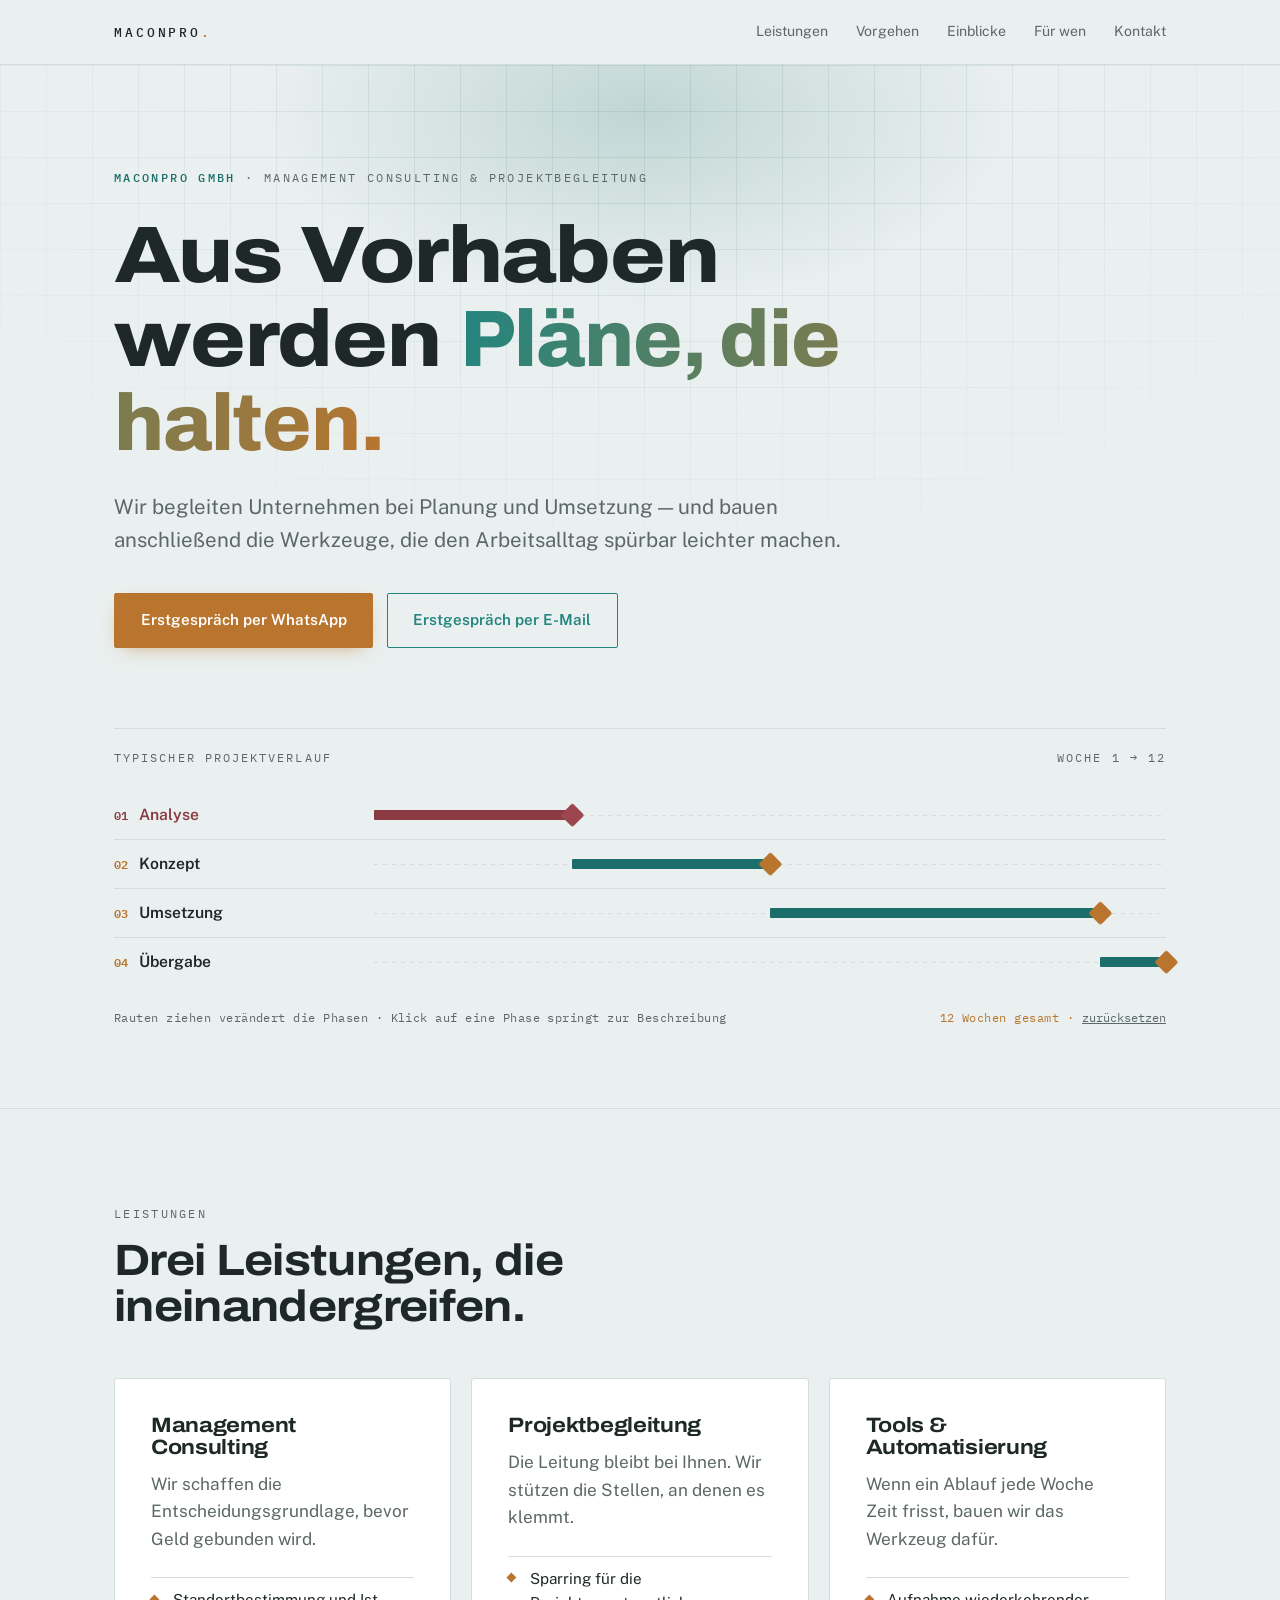
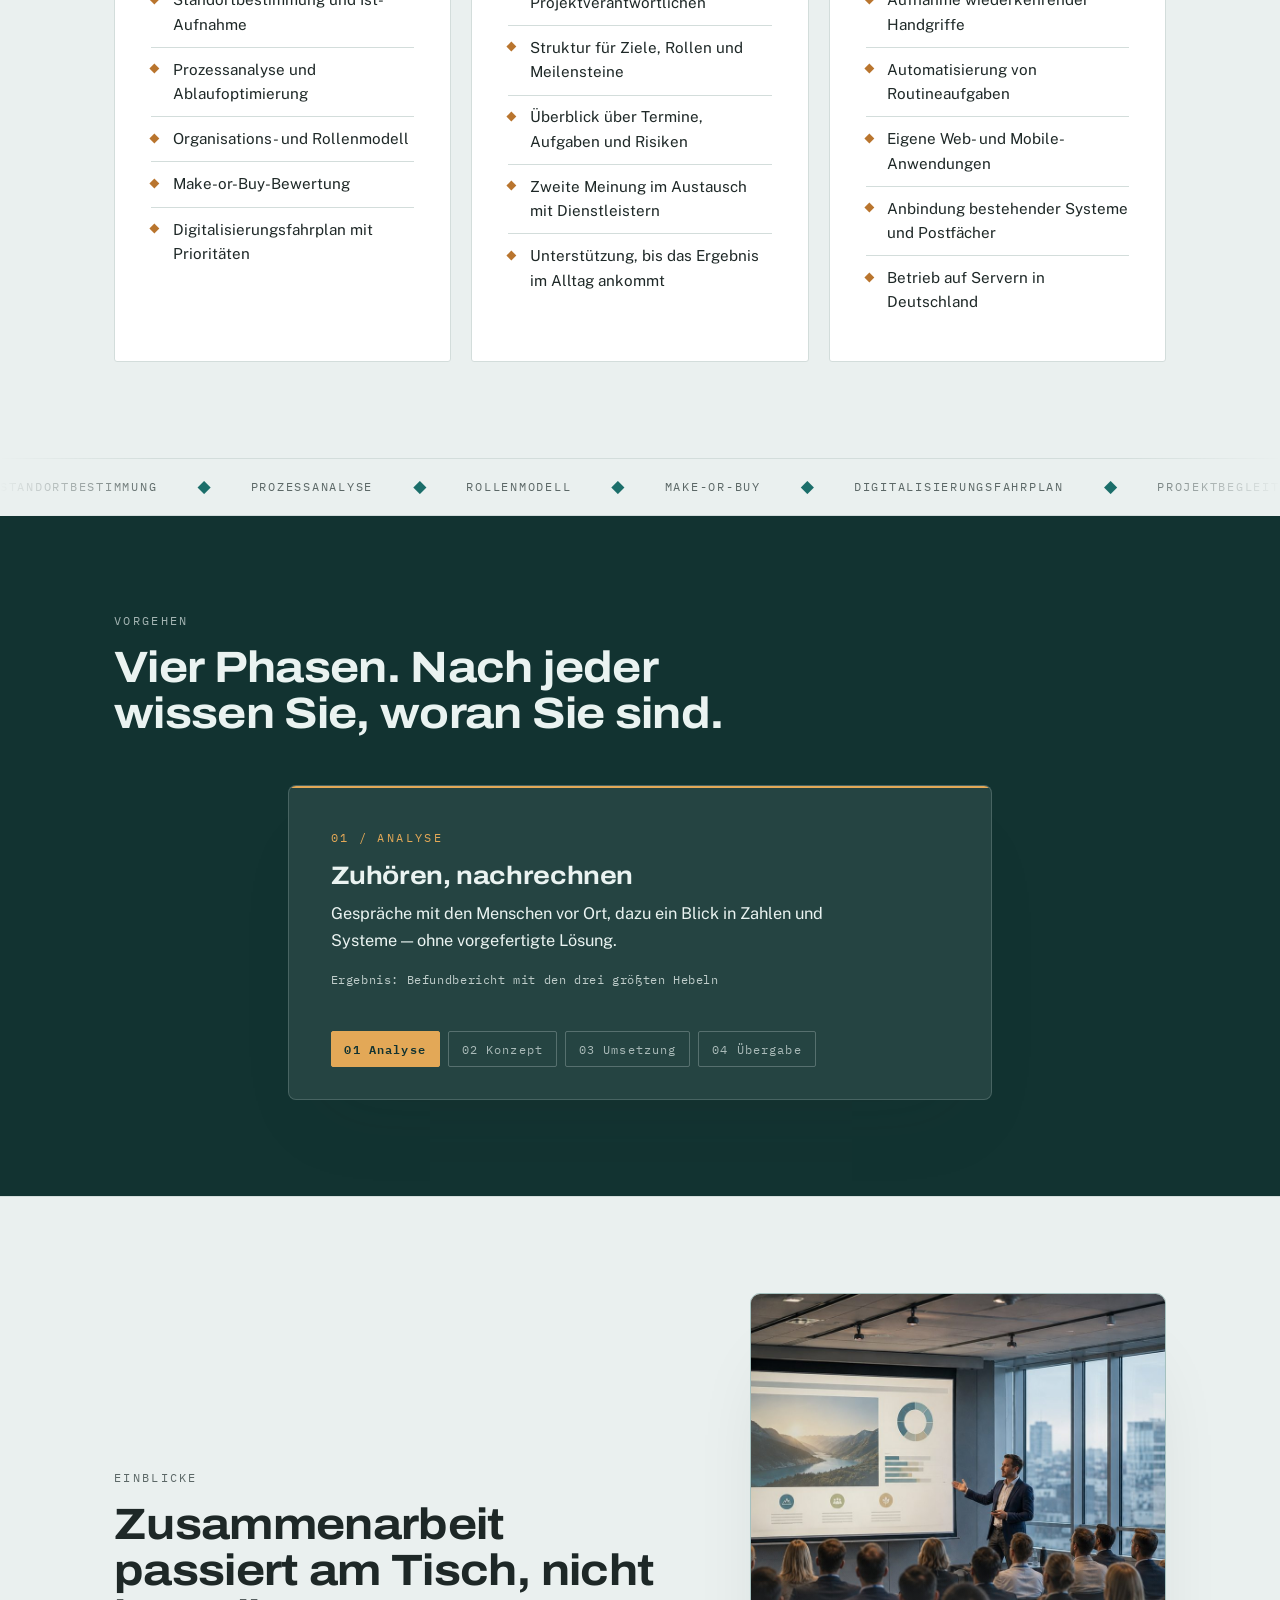
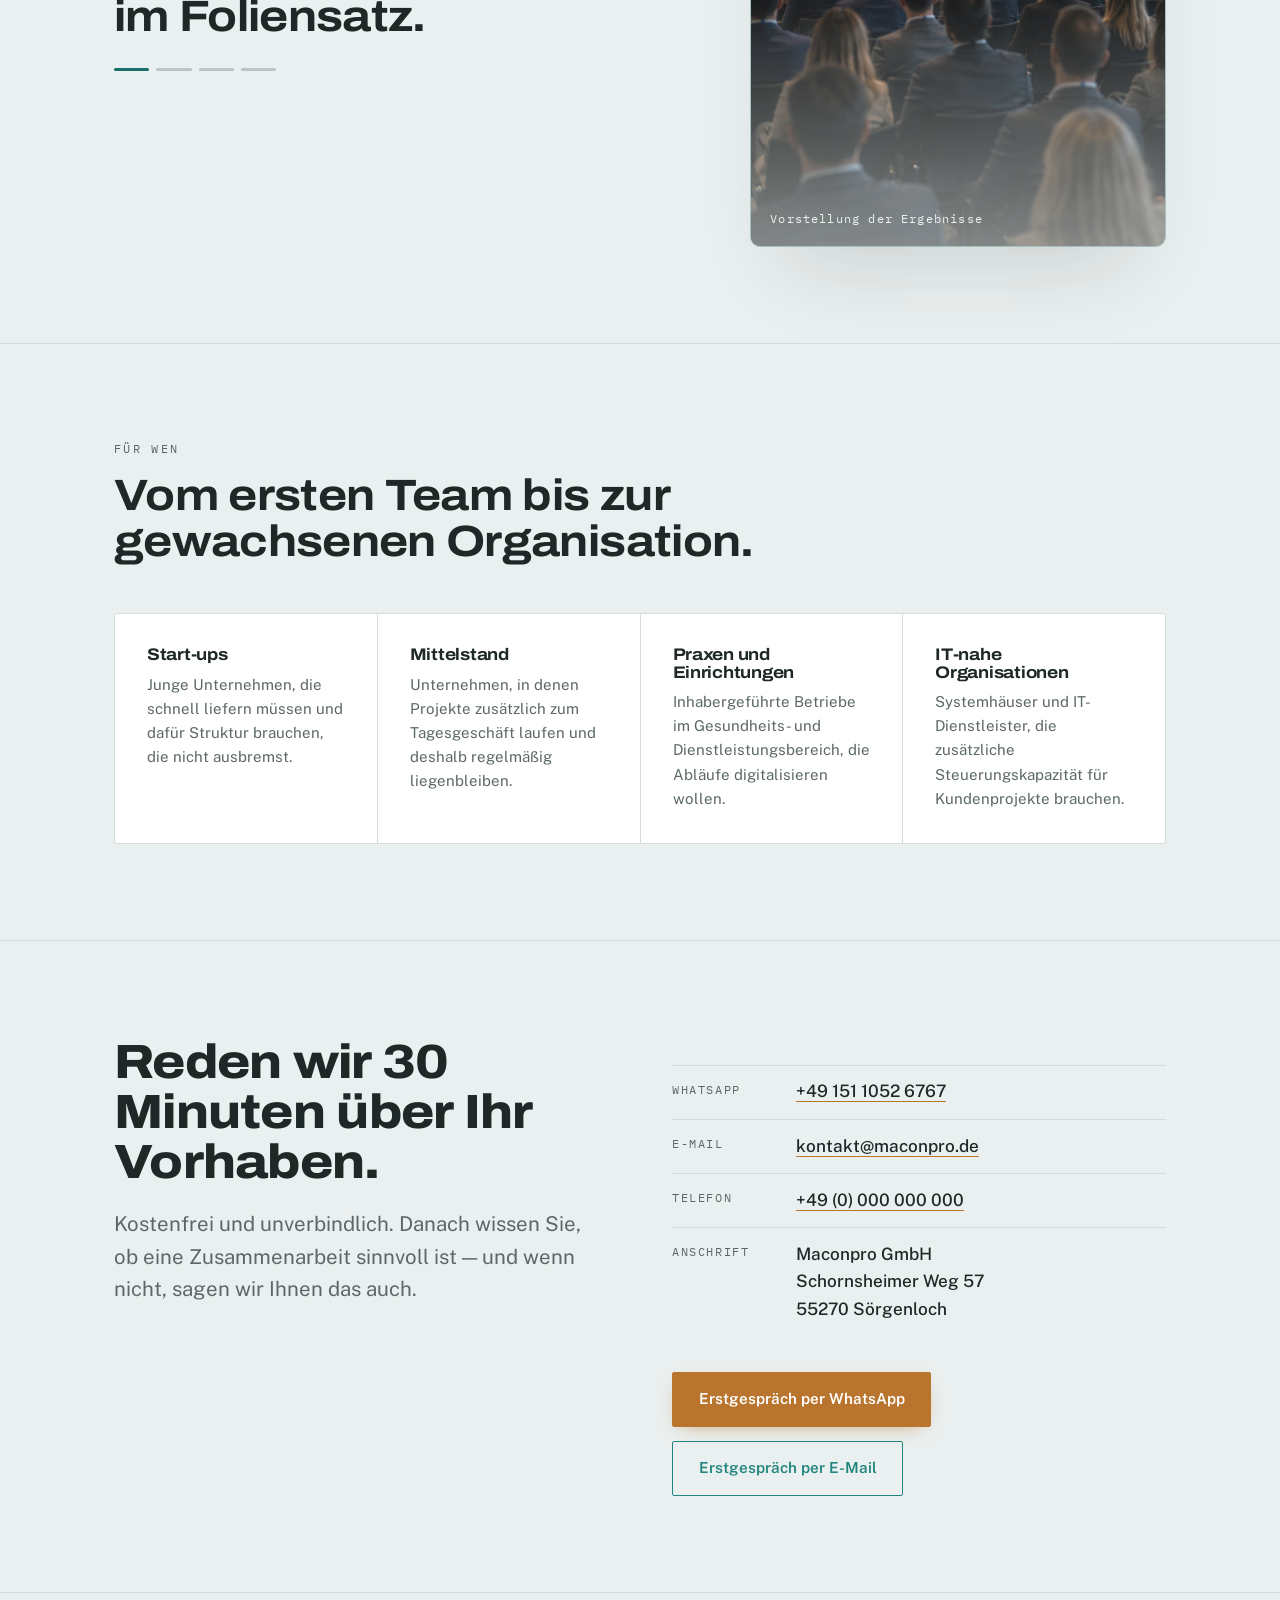
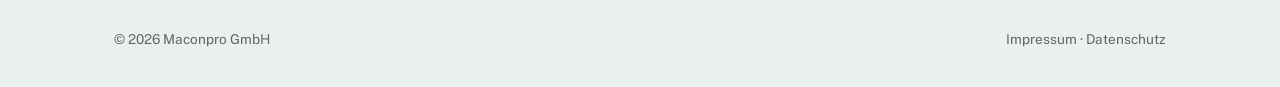
<file: index.html>
<!DOCTYPE html>
<html lang="de">
<head>
<meta charset="utf-8">
<meta name="viewport" content="width=device-width, initial-scale=1">
<title>Maconpro GmbH — Management Consulting &amp; Projektbegleitung</title>
<meta name="description" content="Maconpro GmbH begleitet Unternehmen bei Planung und Umsetzung — Management Consulting, Projektbegleitung und eigene Tools, die den Arbeitsalltag automatisieren.">
<link rel="preconnect" href="https://fonts.googleapis.com">
<link rel="preconnect" href="https://fonts.gstatic.com" crossorigin>
<link href="https://fonts.googleapis.com/css2?family=Archivo:wdth,wght@62.5..125,400..800&family=IBM+Plex+Mono:wght@400;500&family=Public+Sans:wght@400;500;600&display=swap" rel="stylesheet">
<style>
:root{
  color-scheme:light;
  --paper:#EAF0EF;
  --card:#FFFFFF;
  --ink:#1E2827;
  --petrol:#1B6E6A;
  --petrol-bright:#22857F;
  --petrol-deep:#123331;
  --brass:#B9752E;
  --brass-bright:#C98235;
  --analyse:#8B3A42;
  --analyse-bright:#9C4750;
  --brass-on-dark:#E3A857;
  --analyse-on-dark:#DE7E8B;
  --muted:#5C6867;
  --line:#D3DDDB;
  --on-deep:#EAF3F1;

  --display:'Archivo',system-ui,sans-serif;
  --body:'Public Sans',system-ui,sans-serif;
  --mono:'IBM Plex Mono',ui-monospace,monospace;

  --pad:clamp(1.25rem,5vw,5rem);
  --maxw:1180px;
}

*,*::before,*::after{box-sizing:border-box}
html{scroll-behavior:smooth}
body{
  margin:0;
  background:var(--paper);
  color:var(--ink);
  font-family:var(--body);
  font-size:clamp(1rem,0.96rem + 0.2vw,1.075rem);
  line-height:1.6;
  -webkit-font-smoothing:antialiased;
}
h1,h2,h3{font-family:var(--display);font-variation-settings:'wdth' 112;margin:0;line-height:1.05;letter-spacing:-0.015em}
p{margin:0}
a{color:inherit}
ul,ol{margin:0;padding:0;list-style:none}

.wrap{max-width:var(--maxw);margin:0 auto;padding-inline:var(--pad)}

.skip{position:absolute;left:-9999px}
.skip:focus{left:1rem;top:1rem;z-index:99;background:var(--ink);color:var(--paper);padding:.6rem 1rem}
:focus-visible{outline:2px solid var(--brass);outline-offset:3px}

/* ---------- Kopfzeile ---------- */
.topbar{
  position:sticky;top:0;z-index:40;
  background:color-mix(in srgb,var(--paper) 88%,transparent);
  backdrop-filter:blur(8px);
  border-bottom:1px solid var(--line);
}
.topbar .wrap{display:flex;align-items:center;justify-content:space-between;gap:1rem;height:64px}
.mark{font-family:var(--mono);font-size:.82rem;letter-spacing:.22em;text-transform:uppercase;text-decoration:none;font-weight:500}
.mark span{color:var(--brass)}
.topnav{display:flex;gap:1.75rem;font-size:.88rem}
.topnav a{text-decoration:none;color:var(--muted);padding-block:.35rem;border-bottom:1px solid transparent;transition:color .2s,border-color .2s}
.topnav a:hover{color:var(--ink);border-color:var(--brass)}
.topnav a.active{color:var(--ink);border-color:var(--brass)}
.progress{position:absolute;left:0;bottom:-1px;height:2px;width:0;background:linear-gradient(90deg,var(--petrol-bright),var(--brass))}
.section-label{font-family:var(--mono);font-size:.72rem;letter-spacing:.16em;text-transform:uppercase;color:var(--brass);display:none}
@media(max-width:760px){.section-label{display:block}}
@media(max-width:760px){.topnav{display:none}}

/* ---------- Hero ---------- */
.hero{padding-block:clamp(3.5rem,9vw,6.5rem) clamp(3rem,7vw,5rem);position:relative;overflow:hidden;isolation:isolate}
.hero > .wrap{position:relative;z-index:2}
/* Blickfang 1: feines Blaupausen-Raster */
.hero::before{
  content:'';position:absolute;inset:0;z-index:0;pointer-events:none;
  background-image:
    linear-gradient(color-mix(in srgb,var(--petrol) 10%,transparent) 1px,transparent 1px),
    linear-gradient(90deg,color-mix(in srgb,var(--petrol) 10%,transparent) 1px,transparent 1px);
  background-size:46px 46px;
  -webkit-mask-image:radial-gradient(ellipse 85% 65% at 50% 0%,#000 25%,transparent 78%);
  mask-image:radial-gradient(ellipse 85% 65% at 50% 0%,#000 25%,transparent 78%);
}
/* Blickfang 2: weicher Lichtschein hinter der Überschrift */
.hero::after{
  content:'';position:absolute;left:50%;top:-14rem;z-index:1;
  width:min(66rem,140vw);height:34rem;transform:translateX(-50%);
  background:radial-gradient(closest-side,color-mix(in srgb,var(--petrol) 20%,transparent),transparent 72%);
  pointer-events:none;
}
.eyebrow{font-family:var(--mono);font-size:.74rem;letter-spacing:.2em;text-transform:uppercase;color:var(--muted);margin-bottom:1.6rem}
.eyebrow b{color:var(--petrol);font-weight:500}
h1{font-size:clamp(2.5rem,1.4rem + 5vw,5rem);font-weight:800;max-width:16ch}
h1 em{
  font-style:normal;font-variation-settings:'wdth' 100;
  background:linear-gradient(100deg,var(--petrol-bright) 0%,var(--brass) 100%);
  -webkit-background-clip:text;background-clip:text;color:transparent;
}
.lede{margin-top:1.6rem;max-width:56ch;font-size:clamp(1.05rem,1rem + .35vw,1.28rem);color:var(--muted)}
.actions{display:flex;flex-wrap:wrap;gap:.85rem;margin-top:2.25rem}
.btn{
  display:inline-flex;align-items:center;gap:.6rem;
  padding:.9rem 1.6rem;border-radius:2px;text-decoration:none;
  font-weight:600;font-size:.95rem;border:1px solid transparent;
  transition:background .2s,color .2s,border-color .2s,transform .2s,box-shadow .2s;
}
.btn-primary{background:var(--brass);color:#FFFFFF;border-color:var(--brass);box-shadow:0 6px 20px -10px color-mix(in srgb,var(--brass) 80%,transparent)}
.btn-primary:hover{background:var(--brass-bright);border-color:var(--brass-bright);transform:translateY(-2px);box-shadow:0 12px 28px -10px color-mix(in srgb,var(--brass) 75%,transparent)}
.btn-ghost{background:transparent;color:var(--petrol-bright);border-color:var(--petrol-bright)}
.btn-ghost:hover{background:var(--petrol);color:#FFFFFF;transform:translateY(-2px)}

/* ---------- Signature: Projektplan ---------- */
.plan{margin-top:clamp(3rem,7vw,5rem);border-top:1px solid var(--line);padding-top:1.25rem}
.plan-head{display:flex;justify-content:space-between;align-items:baseline;gap:1rem;flex-wrap:wrap;margin-bottom:1.5rem}
.plan-head p{font-family:var(--mono);font-size:.72rem;letter-spacing:.18em;text-transform:uppercase;color:var(--muted)}
.plan-row{display:grid;grid-template-columns:minmax(9.5rem,15rem) 1fr;gap:1.25rem;align-items:center;padding-block:.7rem;border-bottom:1px solid var(--line)}
.plan-row:last-child{border-bottom:0}
.plan-label{display:flex;align-items:baseline;gap:.7rem;font-weight:600;font-size:.98rem;
  background:none;border:0;padding:0;margin:0;color:inherit;font-family:inherit;text-align:left;cursor:pointer;
  transition:color .2s}
.plan-label:hover{color:var(--brass)}
.plan-label i{font-family:var(--mono);font-style:normal;font-size:.74rem;color:var(--brass)}
.plan-track{display:grid;grid-template-columns:repeat(12,1fr);align-items:center;min-height:1.6rem;position:relative}
.plan-track::before{
  content:'';position:absolute;inset-inline:0;top:50%;height:1px;
  background:repeating-linear-gradient(90deg,var(--line) 0 4px,transparent 4px 9px);
}
.plan-bar{
  grid-column:var(--from) / var(--to);
  height:.65rem;border-radius:1px;background:var(--bar,var(--petrol));position:relative;
  transform:scaleX(0);transform-origin:left center;
  animation:draw .7s cubic-bezier(.2,.7,.3,1) forwards;
  animation-delay:calc(var(--i) * 140ms + 250ms);
}
.plan-track{cursor:pointer}
.plan-handle{
  position:absolute;right:-.52rem;top:50%;
  width:1.05rem;height:1.05rem;padding:0;border:0;border-radius:2px;
  background:var(--brass);cursor:ew-resize;touch-action:none;
  transform:translateY(-50%) rotate(45deg);
  opacity:0;animation:pop .3s ease forwards;
  animation-delay:calc(var(--i) * 140ms + 1000ms);
  transition:background .15s;
}
.plan-handle:hover,.plan-handle:focus-visible{background:var(--brass-bright);box-shadow:0 0 0 4px color-mix(in srgb,var(--brass) 25%,transparent)}
.plan-row:hover .plan-bar,.plan-row:focus-within .plan-bar{background:var(--bar-hover,var(--brass))}
.plan-row--analyse{--bar:var(--analyse);--bar-hover:var(--analyse-bright)}
.plan-row--analyse .plan-label{color:var(--analyse)}
.plan-row--analyse .plan-label i{color:var(--analyse)}
.plan-row--analyse .plan-handle{background:var(--analyse-bright)}
@keyframes pop{to{opacity:1}}
.plan-foot{display:flex;justify-content:space-between;align-items:baseline;gap:1rem;flex-wrap:wrap;margin-top:1.4rem}
.plan-note{font-family:var(--mono);font-size:.74rem;color:var(--muted);letter-spacing:.04em}
.plan-total{font-family:var(--mono);font-size:.78rem;color:var(--brass);letter-spacing:.04em}
.plan-reset{background:none;border:0;padding:0;font:inherit;color:var(--muted);text-decoration:underline;cursor:pointer}
.plan-reset:hover{color:var(--ink)}
.plan-warn{margin-top:.8rem;font-size:.92rem;color:var(--brass-bright);max-width:62ch}
@keyframes draw{to{transform:scaleX(1)}}
@media(max-width:700px){
  .plan-row{grid-template-columns:1fr;gap:.55rem}
}

/* ---------- Abschnitte ---------- */
section{scroll-margin-top:80px}
.band{padding-block:clamp(3.5rem,8vw,6rem);border-top:1px solid var(--line)}
.band--deep{background:var(--petrol-deep);color:var(--on-deep);border-top:0}
.band--deep .shead p,.band--deep .muted{color:color-mix(in srgb,var(--on-deep) 68%,transparent)}
.shead{margin-bottom:clamp(2rem,4vw,3rem);max-width:62ch}
.shead p{font-family:var(--mono);font-size:.72rem;letter-spacing:.2em;text-transform:uppercase;color:var(--muted);margin-bottom:.9rem}
.shead h2{font-size:clamp(1.75rem,1.3rem + 1.8vw,2.75rem);font-weight:700}

.duo{display:grid;grid-template-columns:repeat(auto-fit,minmax(19rem,1fr));gap:1.25rem}
.card{
  background:var(--card);border:1px solid var(--line);border-radius:3px;
  padding:clamp(1.5rem,3vw,2.25rem);position:relative;overflow:hidden;
  transition:transform .3s ease,border-color .3s ease,box-shadow .3s ease;
}
.card::before{
  content:'';position:absolute;inset:0 0 auto 0;height:2px;
  background:linear-gradient(90deg,var(--petrol),var(--brass));
  opacity:0;transition:opacity .3s ease;
}
.card:hover{
  transform:translateY(-5px);
  border-color:color-mix(in srgb,var(--petrol) 40%,var(--line));
  box-shadow:0 26px 50px -28px rgba(30,40,39,.16);
}
.card:hover::before{opacity:1}
.card h3{font-size:1.3rem;font-weight:700;margin-bottom:.75rem}
.card > p{color:var(--muted);margin-bottom:1.5rem}
.card li{padding:.62rem 0 .62rem 1.35rem;border-top:1px solid var(--line);position:relative;font-size:.95rem}
.card li::before{content:'';position:absolute;left:0;top:1.08rem;width:.42rem;height:.42rem;background:var(--brass);transform:rotate(45deg)}

/* Blickfang 5: laufende Schlagwortleiste */
.ticker{
  border-block:1px solid var(--line);
  padding-block:.9rem;overflow:hidden;
  -webkit-mask-image:linear-gradient(90deg,transparent,#000 12%,#000 88%,transparent);
  mask-image:linear-gradient(90deg,transparent,#000 12%,#000 88%,transparent);
}
.ticker-track{
  display:flex;width:max-content;gap:0;
  animation:ticker-run 38s linear infinite;
}
.ticker:hover .ticker-track{animation-play-state:paused}
.ticker-set{display:flex;align-items:center;gap:2.5rem;padding-right:2.5rem}
.ticker-set span{
  font-family:var(--mono);font-size:.78rem;letter-spacing:.14em;
  text-transform:uppercase;color:var(--muted);white-space:nowrap;
}
.ticker-set b{color:var(--petrol);font-weight:400}
@keyframes ticker-run{from{transform:translateX(0)}to{transform:translateX(-50%)}}
@media(prefers-reduced-motion:reduce){.ticker-track{animation:none}}

/* ---------- Vorgehen: schwebendes Fenster ---------- */
.stage{display:flex;justify-content:center}
.stage-card{
  position:relative;width:min(100%,44rem);
  background:color-mix(in srgb,var(--on-deep) 9%,var(--petrol-deep));
  border:1px solid color-mix(in srgb,var(--on-deep) 18%,transparent);
  border-radius:8px;overflow:hidden;
  box-shadow:0 42px 72px -32px rgba(30,40,39,.14);
  animation:stage-float 6.5s ease-in-out infinite;
}
.stage-meter{height:2px;background:color-mix(in srgb,var(--on-deep) 15%,transparent)}
.stage-meter span{display:block;height:100%;width:0;background:var(--brass-on-dark)}
@keyframes stage-fill{from{width:0}to{width:100%}}
@keyframes stage-float{0%,100%{transform:translateY(0)}50%{transform:translateY(-8px)}}

.stage-body{display:grid;padding:clamp(1.6rem,4vw,2.6rem)}
.stage-panel{grid-area:1/1;opacity:0;transform:translateY(16px);transition:opacity .45s ease,transform .45s ease;pointer-events:none}
.stage-panel.is-active{opacity:1;transform:none;pointer-events:auto}
.stage-step{font-family:var(--mono);font-size:.74rem;letter-spacing:.2em;text-transform:uppercase;color:var(--brass-on-dark);margin-bottom:.9rem}
.stage-panel h3{font-size:clamp(1.25rem,1.1rem + .6vw,1.6rem);margin-bottom:.7rem}
.stage-text{font-size:1.02rem;line-height:1.6;max-width:52ch}
.stage-panel .out{margin-top:1.1rem;font-family:var(--mono);font-size:.76rem;letter-spacing:.05em;color:color-mix(in srgb,var(--on-deep) 78%,transparent)}

.stage-nav{display:flex;gap:.5rem;flex-wrap:wrap;padding:0 clamp(1.6rem,4vw,2.6rem) clamp(1.4rem,3vw,2rem)}
.stage-dot{
  background:none;border:1px solid color-mix(in srgb,var(--on-deep) 25%,transparent);
  color:color-mix(in srgb,var(--on-deep) 68%,transparent);
  font-family:var(--mono);font-size:.72rem;letter-spacing:.1em;
  padding:.42rem .8rem;border-radius:2px;cursor:pointer;transition:background .2s,border-color .2s,color .2s;
}
.stage-dot:hover{color:var(--on-deep);border-color:var(--on-deep)}
.stage-dot.is-on{background:var(--brass-on-dark);border-color:var(--brass-on-dark);color:var(--petrol-deep);font-weight:600}

@media(prefers-reduced-motion:reduce){
  .stage-card{animation:none}
  .stage-panel{transition:none}
}
.phase h3{font-size:1.2rem;font-weight:700;margin-bottom:.5rem}
.phase p{max-width:62ch}
.phase .out{margin-top:.9rem;font-family:var(--mono);font-size:.75rem;letter-spacing:.05em;color:color-mix(in srgb,var(--on-deep) 62%,transparent)}
@media(max-width:600px){.phase{grid-template-columns:1fr;gap:.5rem}}

.who{display:grid;grid-template-columns:repeat(auto-fit,minmax(15rem,1fr));gap:1px;background:var(--line);border:1px solid var(--line);border-radius:3px;overflow:hidden}
.who > div{background:var(--card);padding:clamp(1.4rem,3vw,2rem)}
.who h3{font-size:1.05rem;font-weight:700;margin-bottom:.55rem}
.who p{color:var(--muted);font-size:.94rem}

.cta{position:relative;display:inline-block}
.cta-tip{
  position:absolute;bottom:calc(100% + .7rem);left:50%;
  transform:translate(-50%,7px);
  background:var(--card);color:var(--ink);
  border:1px solid var(--brass);border-radius:3px;
  padding:.55rem .85rem;white-space:nowrap;
  font-family:var(--mono);font-size:.72rem;letter-spacing:.03em;line-height:1.4;
  opacity:0;pointer-events:none;z-index:5;
  box-shadow:0 14px 34px -14px rgba(26,36,48,.16);
  transition:opacity .22s ease,transform .22s ease;
}
.cta-tip::after{
  content:'';position:absolute;top:100%;left:50%;transform:translateX(-50%);
  border:6px solid transparent;border-top-color:var(--brass);
}
@media(hover:hover){
  .cta:hover .cta-tip{opacity:1;transform:translate(-50%,0)}
}
.cta:focus-within .cta-tip{opacity:1;transform:translate(-50%,0)}
@media(max-width:620px){
  .cta-tip{white-space:normal;width:min(76vw,19rem);text-align:center}
}

/* ---------- Bildfenster: schwebend, wechselnd ---------- */
.shots{display:grid;grid-template-columns:1fr;gap:clamp(2rem,5vw,3.5rem);align-items:center}
@media(min-width:900px){.shots{grid-template-columns:1fr minmax(20rem,26rem)}}

.shot-frame{
  position:relative;width:100%;aspect-ratio:3/4;
  border-radius:10px;overflow:hidden;
  border:1px solid color-mix(in srgb,var(--petrol) 25%,var(--line));
  box-shadow:0 50px 80px -36px rgba(30,40,39,.16);
  animation:shot-float 7s ease-in-out infinite;
  background:var(--card);
}
@keyframes shot-float{0%,100%{transform:translateY(0)}50%{transform:translateY(-10px)}}

.shot-frame img{
  position:absolute;inset:0;width:100%;height:100%;object-fit:cover;
  opacity:0;transform:scale(1.06);
  transition:opacity .9s ease,transform 7s ease-out;
}
.shot-frame img.is-on{opacity:1;transform:scale(1)}

/* Sanfter Farbschleier, damit die Bilder zur Palette passen */
.shot-frame::after{
  content:'';position:absolute;inset:0;pointer-events:none;
  background:linear-gradient(180deg,transparent 45%,color-mix(in srgb,var(--paper) 55%,transparent) 100%);
}

.shot-caption{
  position:absolute;left:0;right:0;bottom:0;z-index:2;
  padding:1.1rem 1.2rem;
  font-family:var(--mono);font-size:.74rem;letter-spacing:.1em;
  color:var(--on-deep);
}
.shot-dots{display:flex;gap:.45rem;margin-top:1.75rem}
.shot-dot{
  width:2.2rem;height:3px;border:0;padding:0;cursor:pointer;border-radius:2px;
  background:color-mix(in srgb,var(--ink) 22%,transparent);transition:background .3s ease;
}
.shot-dot.is-on{background:var(--petrol)}
.shot-dot:hover{background:var(--petrol-bright)}

@media(prefers-reduced-motion:reduce){
  .shot-frame{animation:none}
  .shot-frame img{transition:opacity .3s ease;transform:none}
  .shot-frame img.is-on{transform:none}
}

/* Blickfang 5: laufende Schlagwortleiste */
.ticker{
  border-block:1px solid var(--line);
  padding-block:.9rem;overflow:hidden;
  -webkit-mask-image:linear-gradient(90deg,transparent,#000 12%,#000 88%,transparent);
  mask-image:linear-gradient(90deg,transparent,#000 12%,#000 88%,transparent);
}
.ticker-track{
  display:flex;width:max-content;gap:0;
  animation:ticker-run 38s linear infinite;
}
.ticker:hover .ticker-track{animation-play-state:paused}
.ticker-set{display:flex;align-items:center;gap:2.5rem;padding-right:2.5rem}
.ticker-set span{
  font-family:var(--mono);font-size:.78rem;letter-spacing:.14em;
  text-transform:uppercase;color:var(--muted);white-space:nowrap;
}
.ticker-set b{color:var(--petrol);font-weight:400}
@keyframes ticker-run{from{transform:translateX(0)}to{transform:translateX(-50%)}}
@media(prefers-reduced-motion:reduce){.ticker-track{animation:none}}

/* ---------- Vorgehen: schwebendes Fenster ---------- */
.stage{display:flex;justify-content:center}
.stage-card{
  position:relative;width:min(100%,44rem);
  background:color-mix(in srgb,var(--on-deep) 9%,var(--petrol-deep));
  border:1px solid color-mix(in srgb,var(--on-deep) 18%,transparent);
  border-radius:8px;overflow:hidden;
  box-shadow:0 42px 72px -32px rgba(30,40,39,.14);
  animation:stage-float 6.5s ease-in-out infinite;
}
.stage-meter{height:2px;background:color-mix(in srgb,var(--on-deep) 15%,transparent)}
.stage-meter span{display:block;height:100%;width:0;background:var(--brass-on-dark)}
@keyframes stage-fill{from{width:0}to{width:100%}}
@keyframes stage-float{0%,100%{transform:translateY(0)}50%{transform:translateY(-8px)}}

.stage-body{display:grid;padding:clamp(1.6rem,4vw,2.6rem)}
.stage-panel{grid-area:1/1;opacity:0;transform:translateY(16px);transition:opacity .45s ease,transform .45s ease;pointer-events:none}
.stage-panel.is-active{opacity:1;transform:none;pointer-events:auto}
.stage-step{font-family:var(--mono);font-size:.74rem;letter-spacing:.2em;text-transform:uppercase;color:var(--brass-on-dark);margin-bottom:.9rem}
.stage-panel h3{font-size:clamp(1.25rem,1.1rem + .6vw,1.6rem);margin-bottom:.7rem}
.stage-text{font-size:1.02rem;line-height:1.6;max-width:52ch}
.stage-panel .out{margin-top:1.1rem;font-family:var(--mono);font-size:.76rem;letter-spacing:.05em;color:color-mix(in srgb,var(--on-deep) 78%,transparent)}

.stage-nav{display:flex;gap:.5rem;flex-wrap:wrap;padding:0 clamp(1.6rem,4vw,2.6rem) clamp(1.4rem,3vw,2rem)}
.stage-dot{
  background:none;border:1px solid color-mix(in srgb,var(--on-deep) 25%,transparent);
  color:color-mix(in srgb,var(--on-deep) 68%,transparent);
  font-family:var(--mono);font-size:.72rem;letter-spacing:.1em;
  padding:.42rem .8rem;border-radius:2px;cursor:pointer;transition:background .2s,border-color .2s,color .2s;
}
.stage-dot:hover{color:var(--on-deep);border-color:var(--on-deep)}
.stage-dot.is-on{background:var(--brass-on-dark);border-color:var(--brass-on-dark);color:var(--petrol-deep);font-weight:600}

@media(prefers-reduced-motion:reduce){
  .stage-card{animation:none}
  .stage-panel{transition:none}
}
.phase h3{font-size:1.2rem;font-weight:700;margin-bottom:.5rem}
.phase p{max-width:62ch}
.phase .out{margin-top:.9rem;font-family:var(--mono);font-size:.75rem;letter-spacing:.05em;color:color-mix(in srgb,var(--on-deep) 62%,transparent)}
@media(max-width:600px){.phase{grid-template-columns:1fr;gap:.5rem}}

.who{display:grid;grid-template-columns:repeat(auto-fit,minmax(15rem,1fr));gap:1px;background:var(--line);border:1px solid var(--line);border-radius:3px;overflow:hidden}
.who > div{background:var(--card);padding:clamp(1.4rem,3vw,2rem)}
.who h3{font-size:1.05rem;font-weight:700;margin-bottom:.55rem}
.who p{color:var(--muted);font-size:.94rem}

.cta{position:relative;display:inline-block}
.cta-tip{
  position:absolute;bottom:calc(100% + .7rem);left:50%;
  transform:translate(-50%,7px);
  background:var(--card);color:var(--ink);
  border:1px solid var(--brass);border-radius:3px;
  padding:.55rem .85rem;white-space:nowrap;
  font-family:var(--mono);font-size:.72rem;letter-spacing:.03em;line-height:1.4;
  opacity:0;pointer-events:none;z-index:5;
  box-shadow:0 14px 34px -14px rgba(26,36,48,.16);
  transition:opacity .22s ease,transform .22s ease;
}
.cta-tip::after{
  content:'';position:absolute;top:100%;left:50%;transform:translateX(-50%);
  border:6px solid transparent;border-top-color:var(--brass);
}
@media(hover:hover){
  .cta:hover .cta-tip{opacity:1;transform:translate(-50%,0)}
}
.cta:focus-within .cta-tip{opacity:1;transform:translate(-50%,0)}
@media(max-width:620px){
  .cta-tip{white-space:normal;width:min(76vw,19rem);text-align:center}
}

/* ---------- Kontakt ---------- */
.contact{display:grid;grid-template-columns:repeat(auto-fit,minmax(18rem,1fr));gap:clamp(2rem,5vw,4rem);align-items:start}
.contact h2{font-size:clamp(1.9rem,1.3rem + 2.2vw,3rem);font-weight:800;max-width:14ch}
.dl{margin-top:1.75rem}
.dl div{display:flex;gap:1.25rem;padding:.8rem 0;border-top:1px solid var(--line)}
.dl dt{font-family:var(--mono);font-size:.72rem;letter-spacing:.14em;text-transform:uppercase;color:var(--muted);min-width:6.5rem;padding-top:.15rem}
.dl dd{margin:0;font-weight:500}
.dl a{text-decoration:none;border-bottom:1px solid var(--brass)}

footer{border-top:1px solid var(--line);padding-block:2.25rem;font-size:.85rem;color:var(--muted)}
footer .wrap{display:flex;flex-wrap:wrap;gap:1rem 2rem;justify-content:space-between}
footer a{text-decoration:none;border-bottom:1px solid transparent}
footer a:hover{border-color:var(--brass);color:var(--ink)}

.reveal{opacity:0;transform:translateY(18px);transition:opacity .6s ease,transform .6s ease}
.reveal.in{opacity:1;transform:none}

@media(prefers-reduced-motion:reduce){
  html{scroll-behavior:auto}
  *,*::before,*::after{animation-duration:.001ms!important;transition-duration:.001ms!important}
  .plan-bar{transform:scaleX(1)}
  .reveal{opacity:1;transform:none}
}
</style>
</head>
<body>

<a class="skip" href="#inhalt">Zum Inhalt springen</a>

<header class="topbar">
  <div class="wrap">
    <a class="mark" href="#start">Maconpro<span>.</span></a>
    <nav class="topnav" aria-label="Hauptnavigation">
      <a href="#leistungen">Leistungen</a>
      <a href="#vorgehen">Vorgehen</a>
      <a href="#einblicke">Einblicke</a>
      <a href="#zielgruppen">Für wen</a>
      <a href="#kontakt">Kontakt</a>
    </nav>
    <span class="section-label" id="sectionLabel" aria-hidden="true">Start</span>
  </div>
  <div class="progress" id="progress"></div>
</header>

<main id="inhalt">

  <!-- HERO -->
  <section class="hero" id="start" data-label="Start">
    <div class="wrap">
      <p class="eyebrow"><b>Maconpro GmbH</b> · Management Consulting &amp; Projektbegleitung</p>
      <h1>Aus Vorhaben werden <em>Pläne, die halten.</em></h1>
      <p class="lede">Wir begleiten Unternehmen bei Planung und Umsetzung — und bauen anschließend die Werkzeuge, die den Arbeitsalltag spürbar leichter machen.</p>
      <div class="actions">
        <span class="cta"><span class="cta-tip" aria-hidden="true">Fragen kostet nichts.</span><a class="btn btn-primary" href="https://wa.me/4915110526767?text=Hallo%2C%20ich%20interessiere%20mich%20f%C3%BCr%20ein%20Erstgespr%C3%A4ch." target="_blank" rel="noopener">Erstgespräch per WhatsApp</a></span>
        <span class="cta"><span class="cta-tip" aria-hidden="true">Fragen kostet nichts.</span><a class="btn btn-ghost" href="mailto:kontakt@maconpro.de?subject=Anfrage%20Erstgespr%C3%A4ch&body=Hallo%2C%0A%0Aich%20interessiere%20mich%20f%C3%BCr%20ein%20Erstgespr%C3%A4ch.%0A%0A">Erstgespräch per E-Mail</a></span>
      </div>

      <div class="plan" aria-label="Typischer Projektverlauf in vier Phasen">
        <div class="plan-head">
          <p>Typischer Projektverlauf</p>
          <p>Woche 1 &rarr; <span id="planEnd">12</span></p>
        </div>
        <ol>
          <li class="plan-row plan-row--analyse">
            <button type="button" class="plan-label"><i>01</i> Analyse</button>
            <span class="plan-track"><span class="plan-bar" style="--from:1;--to:4;--i:0"><button type="button" class="plan-handle" style="--i:0" aria-label="Dauer der Analyse anpassen"></button></span></span>
          </li>
          <li class="plan-row">
            <button type="button" class="plan-label"><i>02</i> Konzept</button>
            <span class="plan-track"><span class="plan-bar" style="--from:4;--to:7;--i:1"><button type="button" class="plan-handle" style="--i:1" aria-label="Dauer des Konzepts anpassen"></button></span></span>
          </li>
          <li class="plan-row">
            <button type="button" class="plan-label"><i>03</i> Umsetzung</button>
            <span class="plan-track"><span class="plan-bar" style="--from:7;--to:12;--i:2"><button type="button" class="plan-handle" style="--i:2" aria-label="Dauer der Umsetzung anpassen"></button></span></span>
          </li>
          <li class="plan-row">
            <button type="button" class="plan-label"><i>04</i> Übergabe</button>
            <span class="plan-track"><span class="plan-bar" style="--from:12;--to:13;--i:3"><button type="button" class="plan-handle" style="--i:3" aria-label="Dauer der Übergabe anpassen"></button></span></span>
          </li>
        </ol>
        <div class="plan-foot">
          <p class="plan-note">Rauten ziehen verändert die Phasen · Klick auf eine Phase springt zur Beschreibung</p>
          <p class="plan-total"><span id="planWeeks">12</span> Wochen gesamt · <button type="button" class="plan-reset" id="planReset">zurücksetzen</button></p>
        </div>
        <p class="plan-warn" id="planWarn" hidden></p>
      </div>
    </div>
  </section>

  <!-- LEISTUNGEN -->
  <section class="band" id="leistungen" data-label="Leistungen">
    <div class="wrap">
      <div class="shead reveal">
        <p>Leistungen</p>
        <h2>Drei Leistungen, die ineinandergreifen.</h2>
      </div>
      <div class="duo">
        <article class="card reveal">
          <h3>Management Consulting</h3>
          <p>Wir schaffen die Entscheidungsgrundlage, bevor Geld gebunden wird.</p>
          <ul>
            <li>Standortbestimmung und Ist-Aufnahme</li>
            <li>Prozessanalyse und Ablaufoptimierung</li>
            <li>Organisations- und Rollenmodell</li>
            <li>Make-or-Buy-Bewertung</li>
            <li>Digitalisierungsfahrplan mit Prioritäten</li>
          </ul>
        </article>
        <article class="card reveal">
          <h3>Projektbegleitung</h3>
          <p>Die Leitung bleibt bei Ihnen. Wir stützen die Stellen, an denen es klemmt.</p>
          <ul>
            <li>Sparring für die Projektverantwortlichen</li>
            <li>Struktur für Ziele, Rollen und Meilensteine</li>
            <li>Überblick über Termine, Aufgaben und Risiken</li>
            <li>Zweite Meinung im Austausch mit Dienstleistern</li>
            <li>Unterstützung, bis das Ergebnis im Alltag ankommt</li>
          </ul>
        </article>
        <article class="card reveal">
          <h3>Tools &amp; Automatisierung</h3>
          <p>Wenn ein Ablauf jede Woche Zeit frisst, bauen wir das Werkzeug dafür.</p>
          <ul>
            <li>Aufnahme wiederkehrender Handgriffe</li>
            <li>Automatisierung von Routineaufgaben</li>
            <li>Eigene Web- und Mobile-Anwendungen</li>
            <li>Anbindung bestehender Systeme und Postfächer</li>
            <li>Betrieb auf Servern in Deutschland</li>
          </ul>
        </article>
      </div>
    </div>
  </section>

  <!-- VORGEHEN -->
  <!-- Laufende Schlagwortleiste -->
  <div class="ticker" aria-hidden="true">
    <div class="ticker-track">
      <div class="ticker-set">
          <span>Standortbestimmung</span><b>◆</b>
          <span>Prozessanalyse</span><b>◆</b>
          <span>Rollenmodell</span><b>◆</b>
          <span>Make-or-Buy</span><b>◆</b>
          <span>Digitalisierungsfahrplan</span><b>◆</b>
          <span>Projektbegleitung</span><b>◆</b>
          <span>Anforderungen</span><b>◆</b>
          <span>Lieferantensteuerung</span><b>◆</b>
          <span>Automatisierung</span><b>◆</b>
          <span>Eigene Werkzeuge</span><b>◆</b>
          <span>Übergabe in den Betrieb</span><b>◆</b>
      </div>
      <div class="ticker-set">
          <span>Standortbestimmung</span><b>◆</b>
          <span>Prozessanalyse</span><b>◆</b>
          <span>Rollenmodell</span><b>◆</b>
          <span>Make-or-Buy</span><b>◆</b>
          <span>Digitalisierungsfahrplan</span><b>◆</b>
          <span>Projektbegleitung</span><b>◆</b>
          <span>Anforderungen</span><b>◆</b>
          <span>Lieferantensteuerung</span><b>◆</b>
          <span>Automatisierung</span><b>◆</b>
          <span>Eigene Werkzeuge</span><b>◆</b>
          <span>Übergabe in den Betrieb</span><b>◆</b>
      </div>
    </div>
  </div>

  <section class="band band--deep" id="vorgehen" data-label="Vorgehen">
    <div class="wrap">
      <div class="shead reveal">
        <p>Vorgehen</p>
        <h2>Vier Phasen. Nach jeder wissen Sie, woran Sie sind.</h2>
      </div>
      <div class="stage">
        <div class="stage-card" id="stageCard">
          <div class="stage-meter" aria-hidden="true"><span id="stageMeter"></span></div>

          <div class="stage-body">
            <article class="stage-panel is-active" id="phase-1">
              <p class="stage-step">01 / Analyse</p>
              <h3>Zuhören, nachrechnen</h3>
              <p class="stage-text">Gespräche mit den Menschen vor Ort, dazu ein Blick in Zahlen und Systeme — ohne vorgefertigte Lösung.</p>
              <p class="out">Ergebnis: Befundbericht mit den drei größten Hebeln</p>
            </article>
            <article class="stage-panel" id="phase-2">
              <p class="stage-step">02 / Konzept</p>
              <h3>Optionen statt Empfehlung von der Stange</h3>
              <p class="stage-text">Zwei bis drei Wege zum Ziel, jeweils mit Aufwand und Risiko beziffert. Sie entscheiden.</p>
              <p class="out">Ergebnis: Entscheidungsvorlage und Umsetzungsplan</p>
            </article>
            <article class="stage-panel" id="phase-3">
              <p class="stage-step">03 / Umsetzung</p>
              <h3>Dranbleiben, wenn es eng wird</h3>
              <p class="stage-text">Termine, Aufgaben und Risiken laufen an einer Stelle zusammen. Wir sind da, sobald etwas hakt.</p>
              <p class="out">Ergebnis: Wochenüberblick und offene Punkte auf einen Blick</p>
            </article>
            <article class="stage-panel" id="phase-4">
              <p class="stage-step">04 / Übergabe</p>
              <h3>Bis es ohne uns läuft</h3>
              <p class="stage-text">Dokumentation, Einweisung und eine Nachbetreuung, in der wir erreichbar bleiben.</p>
              <p class="out">Ergebnis: Betriebsübergabe und Abschlussbericht</p>
            </article>
          </div>

          <div class="stage-nav">
            <button type="button" class="stage-dot is-on" data-go="0">01 Analyse</button>
            <button type="button" class="stage-dot" data-go="1">02 Konzept</button>
            <button type="button" class="stage-dot" data-go="2">03 Umsetzung</button>
            <button type="button" class="stage-dot" data-go="3">04 Übergabe</button>
          </div>
        </div>
      </div>
    </div>
  </section>

  <!-- BILDFENSTER -->
  <section class="band" id="einblicke" data-label="Einblicke">
    <div class="wrap shots">
      <div class="reveal">
        <div class="shead" style="margin-bottom:0">
          <p>Einblicke</p>
          <h2>Zusammenarbeit passiert am Tisch, nicht im Foliensatz.</h2>
        </div>
        <div class="shot-dots" id="shotDots">
          <button type="button" class="shot-dot is-on" data-go="0" aria-label="Bild 1"></button>
          <button type="button" class="shot-dot" data-go="1" aria-label="Bild 2"></button>
          <button type="button" class="shot-dot" data-go="2" aria-label="Bild 3"></button>
          <button type="button" class="shot-dot" data-go="3" aria-label="Bild 4"></button>
        </div>
      </div>

      <div class="shot-frame" id="shotFrame">
        <img class="is-on" fetchpriority="high" src="bilder/pitch.jpg" alt="Berater präsentiert vor einer sitzenden Gruppe in einem Besprechungsraum" data-caption="Vorstellung der Ergebnisse">
        <img loading="lazy" src="bilder/gespraech.jpg" alt="Zwei Personen im Arbeitsgespräch an einem Tisch mit Laptop und Notizen" data-caption="Gespräch vor Ort">
        <img loading="lazy" src="bilder/schreibtisch.jpg" alt="Notizbuch mit handgezeichnetem Zeitplan neben Laptop und Kaffeetasse" data-caption="Planung im Detail">
        <img loading="lazy" src="bilder/flur.jpg" alt="Heller Bürogang mit Glaswänden und Maconpro-Schriftzug an der Wand" data-caption="Büro Sörgenloch">
        <p class="shot-caption" id="shotCaption">Vorstellung der Ergebnisse</p>
      </div>
    </div>
  </section>

  <!-- ZIELGRUPPEN -->
  <section class="band" id="zielgruppen" data-label="Für wen">
    <div class="wrap">
      <div class="shead reveal">
        <p>Für wen</p>
        <h2>Vom ersten Team bis zur gewachsenen Organisation.</h2>
      </div>
      <div class="who reveal">
        <div>
          <h3>Start-ups</h3>
          <p>Junge Unternehmen, die schnell liefern müssen und dafür Struktur brauchen, die nicht ausbremst.</p>
        </div>
        <div>
          <h3>Mittelstand</h3>
          <p>Unternehmen, in denen Projekte zusätzlich zum Tagesgeschäft laufen und deshalb regelmäßig liegenbleiben.</p>
        </div>
        <div>
          <h3>Praxen und Einrichtungen</h3>
          <p>Inhabergeführte Betriebe im Gesundheits- und Dienstleistungsbereich, die Abläufe digitalisieren wollen.</p>
        </div>
        <div>
          <h3>IT-nahe Organisationen</h3>
          <p>Systemhäuser und IT-Dienstleister, die zusätzliche Steuerungskapazität für Kundenprojekte brauchen.</p>
        </div>
      </div>
    </div>
  </section>

  <!-- KONTAKT -->
  <section class="band" id="kontakt" data-label="Kontakt">
    <div class="wrap contact">
      <div class="reveal">
        <h2>Reden wir 30 Minuten über Ihr Vorhaben.</h2>
        <p class="lede" style="margin-top:1.25rem">Kostenfrei und unverbindlich. Danach wissen Sie, ob eine Zusammenarbeit sinnvoll ist — und wenn nicht, sagen wir Ihnen das auch.</p>
      </div>
      <div class="reveal">
        <dl class="dl">
          <div><dt>WhatsApp</dt><dd><a href="https://wa.me/4915110526767" target="_blank" rel="noopener">+49 151 1052 6767</a></dd></div>
          <div><dt>E-Mail</dt><dd><a href="mailto:kontakt@maconpro.de">kontakt@maconpro.de</a></dd></div>
          <div><dt>Telefon</dt><dd><a href="tel:+490000000000">+49 (0) 000 000 000</a></dd></div>
          <div><dt>Anschrift</dt><dd>Maconpro GmbH<br>Schornsheimer Weg 57<br>55270 Sörgenloch</dd></div>
        </dl>
        <div class="actions">
          <span class="cta"><span class="cta-tip" aria-hidden="true">Fragen kostet nichts.</span><a class="btn btn-primary" href="https://wa.me/4915110526767?text=Hallo%2C%20ich%20interessiere%20mich%20f%C3%BCr%20ein%20Erstgespr%C3%A4ch." target="_blank" rel="noopener">Erstgespräch per WhatsApp</a></span>
          <span class="cta"><span class="cta-tip" aria-hidden="true">Fragen kostet nichts.</span><a class="btn btn-ghost" href="mailto:kontakt@maconpro.de?subject=Anfrage%20Erstgespr%C3%A4ch&body=Hallo%2C%0A%0Aich%20interessiere%20mich%20f%C3%BCr%20ein%20Erstgespr%C3%A4ch.%0A%0A">Erstgespräch per E-Mail</a></span>
        </div>
      </div>
    </div>
  </section>

</main>

<footer>
  <div class="wrap">
    <p>© <span id="jahr">2026</span> Maconpro GmbH</p>
    <p><a href="impressum.html">Impressum</a> · <a href="datenschutz.html">Datenschutz</a></p>
  </div>
</footer>

<script>
document.getElementById('jahr').textContent = new Date().getFullYear();

const io = new IntersectionObserver((entries) => {
  entries.forEach(e => { if (e.isIntersecting) { e.target.classList.add('in'); io.unobserve(e.target); } });
}, { threshold: 0.15 });
document.querySelectorAll('.reveal').forEach((el, i) => {
  el.style.transitionDelay = (i % 3) * 70 + 'ms';
  io.observe(el);
});

/* ---------- Spruch am Erstgespräch-Button ---------- */
const sprueche = [
  'Fragen kostet nichts. Nicht fragen schon.',
  'Kein Verkaufsgespräch. Ein Gespräch.',
  'Die Nachricht ist schon getippt. Fehlt nur Senden.',
  '30 Minuten, unverbindlich, ohne Foliensatz.',
  'Ein Klick spart drei Wochen Grübeln.',
  'Passt nicht? Sagen wir Ihnen ehrlich.'
];

document.querySelectorAll('.cta').forEach((cta) => {
  const tip = cta.querySelector('.cta-tip');
  if (!tip) return;
  let letzter = -1;
  const zeigen = () => {
    let n;
    do { n = Math.floor(Math.random() * sprueche.length); } while (n === letzter);
    letzter = n;
    tip.textContent = sprueche[n];
  };
  zeigen();
  cta.addEventListener('pointerenter', zeigen);
  cta.addEventListener('focusin', zeigen);
});

/* ---------- Projektplan: klickbar und ziehbar ---------- */
const BASIS = [3, 3, 5, 1];          // Wochen je Phase
const WOCHEN_MAX = 12;
let dauer = BASIS.slice();

const planRows   = Array.from(document.querySelectorAll('.plan-row'));
const planWeeks  = document.getElementById('planWeeks');
const planEnd    = document.getElementById('planEnd');
const planWarn   = document.getElementById('planWarn');
const planReset  = document.getElementById('planReset');

function planZeichnen() {
  let start = 1;
  planRows.forEach((row, i) => {
    const bar = row.querySelector('.plan-bar');
    bar.style.setProperty('--from', start);
    bar.style.setProperty('--to', start + dauer[i]);
    start += dauer[i];
  });

  const summe = dauer.reduce((a, b) => a + b, 0);
  if (planWeeks) planWeeks.textContent = summe;
  if (planEnd) planEnd.textContent = summe;

  let hinweis = '';
  if (dauer[0] < BASIS[0]) {
    hinweis = 'Analyse verkürzt. Was hier nicht auffällt, taucht in der Umsetzung wieder auf — meist teurer als die gesparten Wochen.';
  } else if (dauer[2] < BASIS[2]) {
    hinweis = 'Wenig Zeit für die Umsetzung. Machbar, wenn der Umfang mitschrumpft. Sonst wird die Übergabe zum Engpass.';
  } else if (dauer[3] < BASIS[3]) {
    hinweis = 'Ohne Übergabe endet das Projekt mit dem Go-live, nicht mit dem Betrieb.';
  } else if (dauer[0] > BASIS[0]) {
    hinweis = 'Mehr Zeit für die Analyse. Erfahrungsgemäß die Wochen, die sich am ehesten auszahlen.';
  }

  if (planWarn) {
    planWarn.textContent = hinweis;
    planWarn.hidden = !hinweis;
  }
}

function dauerSetzen(i, wert) {
  const andere = dauer.reduce((a, b, j) => (j === i ? a : a + b), 0);
  dauer[i] = Math.max(1, Math.min(wert, WOCHEN_MAX - andere));
  planZeichnen();
}

function zuPhase(i) {
  const block = document.getElementById('vorgehen');
  if (!block) return;
  block.scrollIntoView({ behavior: reduce.matches ? 'auto' : 'smooth', block: 'center' });
  stageZeige(i);
  stageStart();
}

planRows.forEach((row, i) => {
  const griff = row.querySelector('.plan-handle');
  const track = row.querySelector('.plan-track');
  const label = row.querySelector('.plan-label');
  let aktiv = false, startX = 0, startDauer = 0, gezogen = false;

  if (label) label.addEventListener('click', () => zuPhase(i));
  if (track) track.addEventListener('click', (e) => {
    if (e.target.closest('.plan-handle') || gezogen) return;
    zuPhase(i);
  });

  if (!griff) return;

  griff.addEventListener('pointerdown', (e) => {
    e.preventDefault();
    e.stopPropagation();
    aktiv = true;
    gezogen = false;
    startX = e.clientX;
    startDauer = dauer[i];
    griff.setPointerCapture(e.pointerId);
  });

  griff.addEventListener('pointermove', (e) => {
    if (!aktiv) return;
    const spalte = track.getBoundingClientRect().width / WOCHEN_MAX;
    const schritte = Math.round((e.clientX - startX) / spalte);
    if (schritte !== 0) gezogen = true;
    dauerSetzen(i, startDauer + schritte);
  });

  const beenden = () => {
    aktiv = false;
    setTimeout(() => { gezogen = false; }, 50);
  };
  griff.addEventListener('pointerup', beenden);
  griff.addEventListener('pointercancel', beenden);

  griff.addEventListener('keydown', (e) => {
    if (e.key === 'ArrowRight') { dauerSetzen(i, dauer[i] + 1); e.preventDefault(); }
    if (e.key === 'ArrowLeft')  { dauerSetzen(i, dauer[i] - 1); e.preventDefault(); }
  });
});

if (planReset) planReset.addEventListener('click', () => { dauer = BASIS.slice(); planZeichnen(); });
planZeichnen();

/* ---------- Fortschrittsleiste ---------- */
const progress = document.getElementById('progress');
const sectionLabel = document.getElementById('sectionLabel');
const sections = Array.from(document.querySelectorAll('main section[data-label]'));
const navLinks = Array.from(document.querySelectorAll('.topnav a'));

function fortschritt() {
  const doc = document.documentElement;
  const max = doc.scrollHeight - doc.clientHeight;
  if (progress) progress.style.width = (max > 0 ? (doc.scrollTop / max) * 100 : 0) + '%';

  const grenze = doc.clientHeight * 0.35;
  let aktuell = sections[0];
  for (const s of sections) {
    if (s.getBoundingClientRect().top <= grenze) aktuell = s;
  }
  if (!aktuell) return;
  if (sectionLabel) sectionLabel.textContent = aktuell.dataset.label;
  navLinks.forEach(a => a.classList.toggle('active', a.getAttribute('href') === '#' + aktuell.id));
}

/* ---------- Bildfenster: wechselt von selbst ---------- */
const reduce = window.matchMedia('(prefers-reduced-motion: reduce)');
let queued = false;

const shotFrame = document.getElementById('shotFrame');
const shotImgs = shotFrame ? Array.from(shotFrame.querySelectorAll('img')) : [];
const shotDots = Array.from(document.querySelectorAll('.shot-dot'));
const shotCaption = document.getElementById('shotCaption');
const SHOT_MS = 5000;
let shotIdx = 0;
let shotTimer = null;

function shotZeige(i) {
  if (!shotImgs.length) return;
  shotIdx = (i + shotImgs.length) % shotImgs.length;
  shotImgs.forEach((el, n) => el.classList.toggle('is-on', n === shotIdx));
  shotDots.forEach((el, n) => el.classList.toggle('is-on', n === shotIdx));
  if (shotCaption) shotCaption.textContent = shotImgs[shotIdx].dataset.caption || '';
}

function shotStart() {
  shotStop();
  if (reduce.matches || !shotImgs.length) return;
  shotTimer = setInterval(() => shotZeige(shotIdx + 1), SHOT_MS);
}

function shotStop() {
  if (shotTimer) { clearInterval(shotTimer); shotTimer = null; }
}

if (shotFrame) {
  shotDots.forEach((dot, n) => dot.addEventListener('click', () => { shotZeige(n); shotStart(); }));
  shotFrame.addEventListener('pointerenter', shotStop);
  shotFrame.addEventListener('pointerleave', shotStart);

  const shotIo = new IntersectionObserver((entries) => {
    entries.forEach((e) => e.isIntersecting ? shotStart() : shotStop());
  }, { threshold: 0.3 });
  shotIo.observe(shotFrame);
}

function tick() {
  fortschritt();
  queued = false;
}

function onScroll() {
  if (!queued) { queued = true; requestAnimationFrame(tick); }
}

window.addEventListener('scroll', onScroll, { passive: true });
window.addEventListener('resize', onScroll);
tick();

/* ---------- Vorgehen: schwebendes Fenster durchlaufen lassen ---------- */
const stageCard = document.getElementById('stageCard');
const stageMeter = document.getElementById('stageMeter');
const stagePanels = Array.from(document.querySelectorAll('.stage-panel'));
const stageDots = Array.from(document.querySelectorAll('.stage-dot'));
const STAGE_MS = 6000;
let stageIdx = 0;
let stageTimer = null;

function stageZeige(i) {
  if (!stagePanels.length) return;
  stageIdx = (i + stagePanels.length) % stagePanels.length;
  stagePanels.forEach((el, n) => el.classList.toggle('is-active', n === stageIdx));
  stageDots.forEach((el, n) => el.classList.toggle('is-on', n === stageIdx));
  meterNeu();
}

function meterNeu() {
  if (!stageMeter || reduce.matches) return;
  stageMeter.style.animation = 'none';
  void stageMeter.offsetWidth;                       // Neustart erzwingen
  stageMeter.style.animation = 'stage-fill ' + STAGE_MS + 'ms linear forwards';
}

function stageStart() {
  stageStop();
  if (reduce.matches) return;
  meterNeu();
  stageTimer = setInterval(() => stageZeige(stageIdx + 1), STAGE_MS);
}

function stageStop() {
  if (stageTimer) { clearInterval(stageTimer); stageTimer = null; }
}

if (stageCard) {
  stageDots.forEach((dot, n) => {
    dot.addEventListener('click', () => { stageZeige(n); stageStart(); });
  });

  // Beim Lesen nicht weiterspringen
  stageCard.addEventListener('pointerenter', () => {
    stageStop();
    if (stageMeter) stageMeter.style.animationPlayState = 'paused';
  });
  stageCard.addEventListener('pointerleave', () => {
    if (stageMeter) stageMeter.style.animationPlayState = 'running';
    stageStart();
  });
  stageCard.addEventListener('focusin', stageStop);

  // Erst laufen lassen, wenn das Fenster sichtbar ist
  const stageIo = new IntersectionObserver((entries) => {
    entries.forEach((e) => e.isIntersecting ? stageStart() : stageStop());
  }, { threshold: 0.35 });
  stageIo.observe(stageCard);
}

/* ---------- Lockspruch im Tab-Titel, wenn man wegklickt ---------- */
const eigenerTitel = document.title;
const rueckkehrSprueche = [
  'Noch hier?',
  'Das Erstgespräch wartet noch.',
  'Kurz weg? Wir auch gleich.',
  'Maconpro — später weiterlesen?',
  'Ein Klick zum Erstgespräch.'
];
let letzterTitel = -1;

document.addEventListener('visibilitychange', () => {
  if (document.hidden) {
    let n;
    do { n = Math.floor(Math.random() * rueckkehrSprueche.length); } while (n === letzterTitel);
    letzterTitel = n;
    document.title = rueckkehrSprueche[n];
  } else {
    document.title = eigenerTitel;
  }
});
</script>

</body>
</html>
</file>
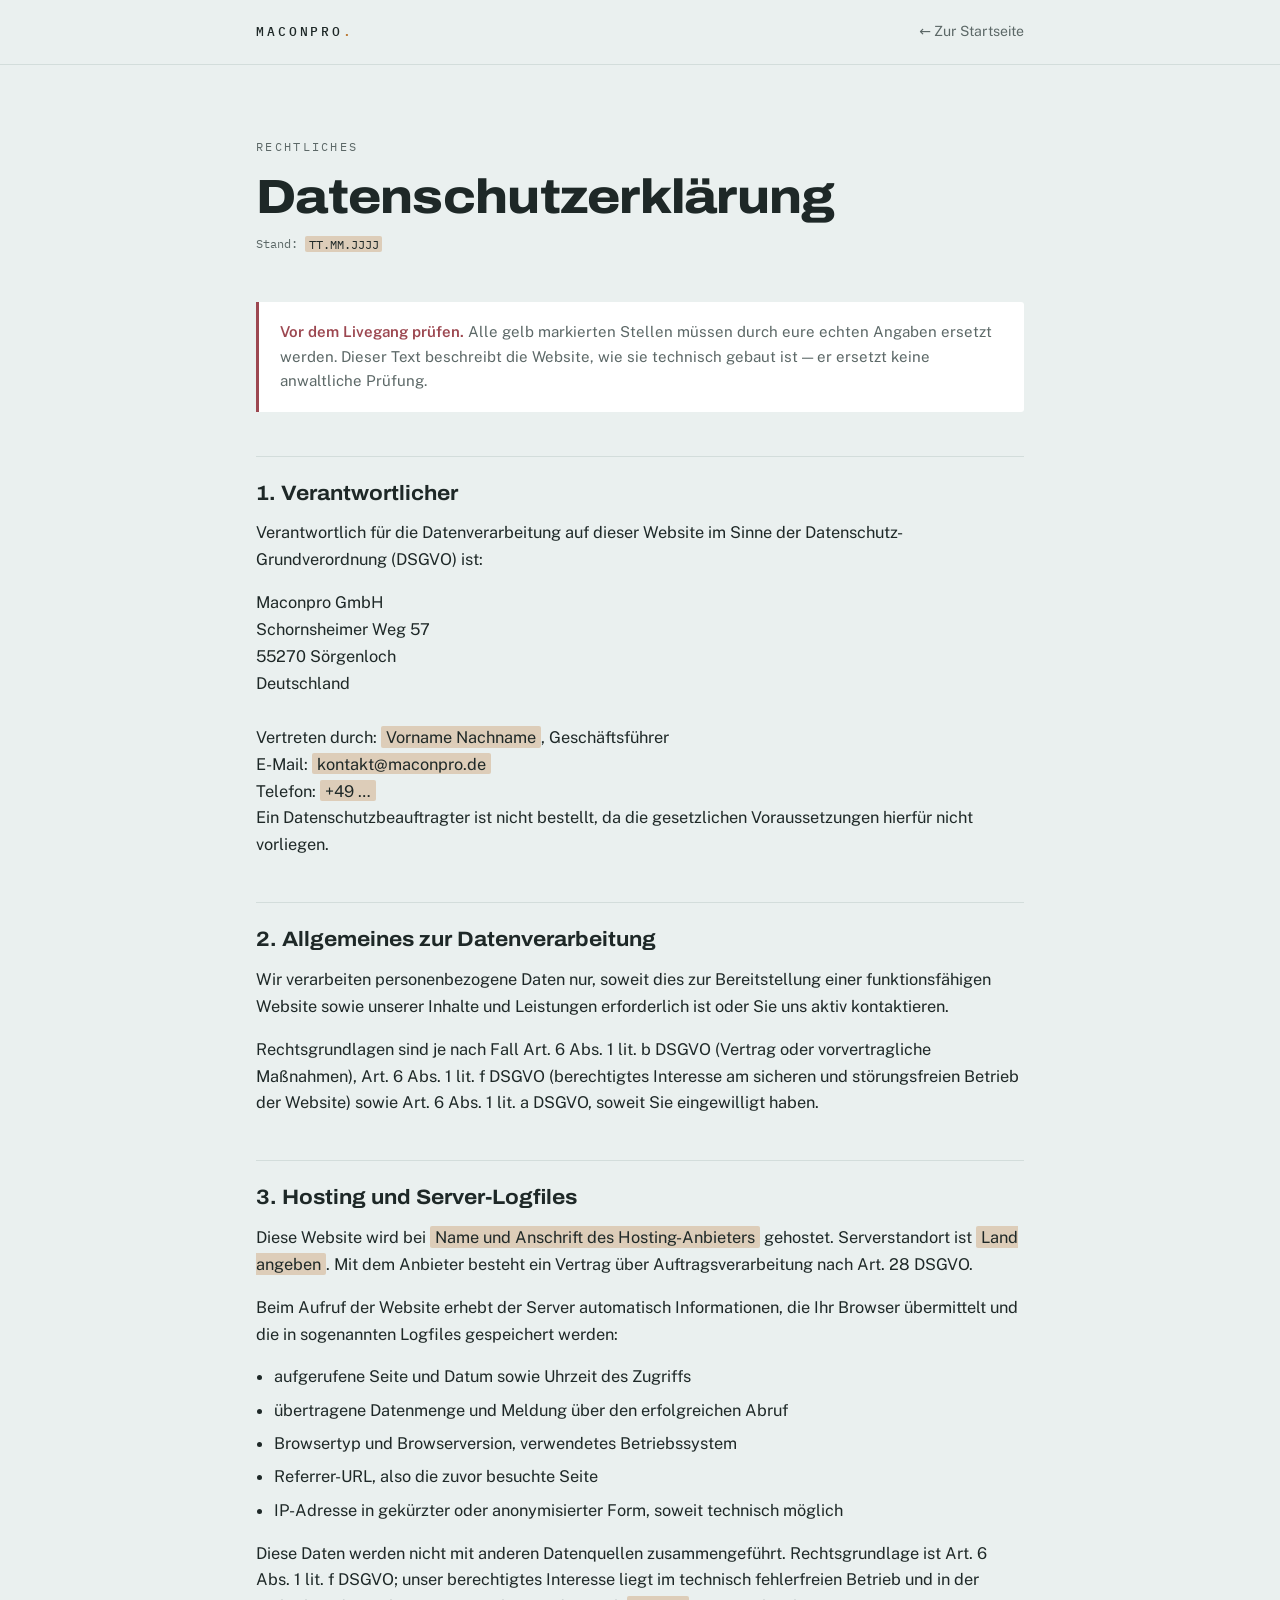
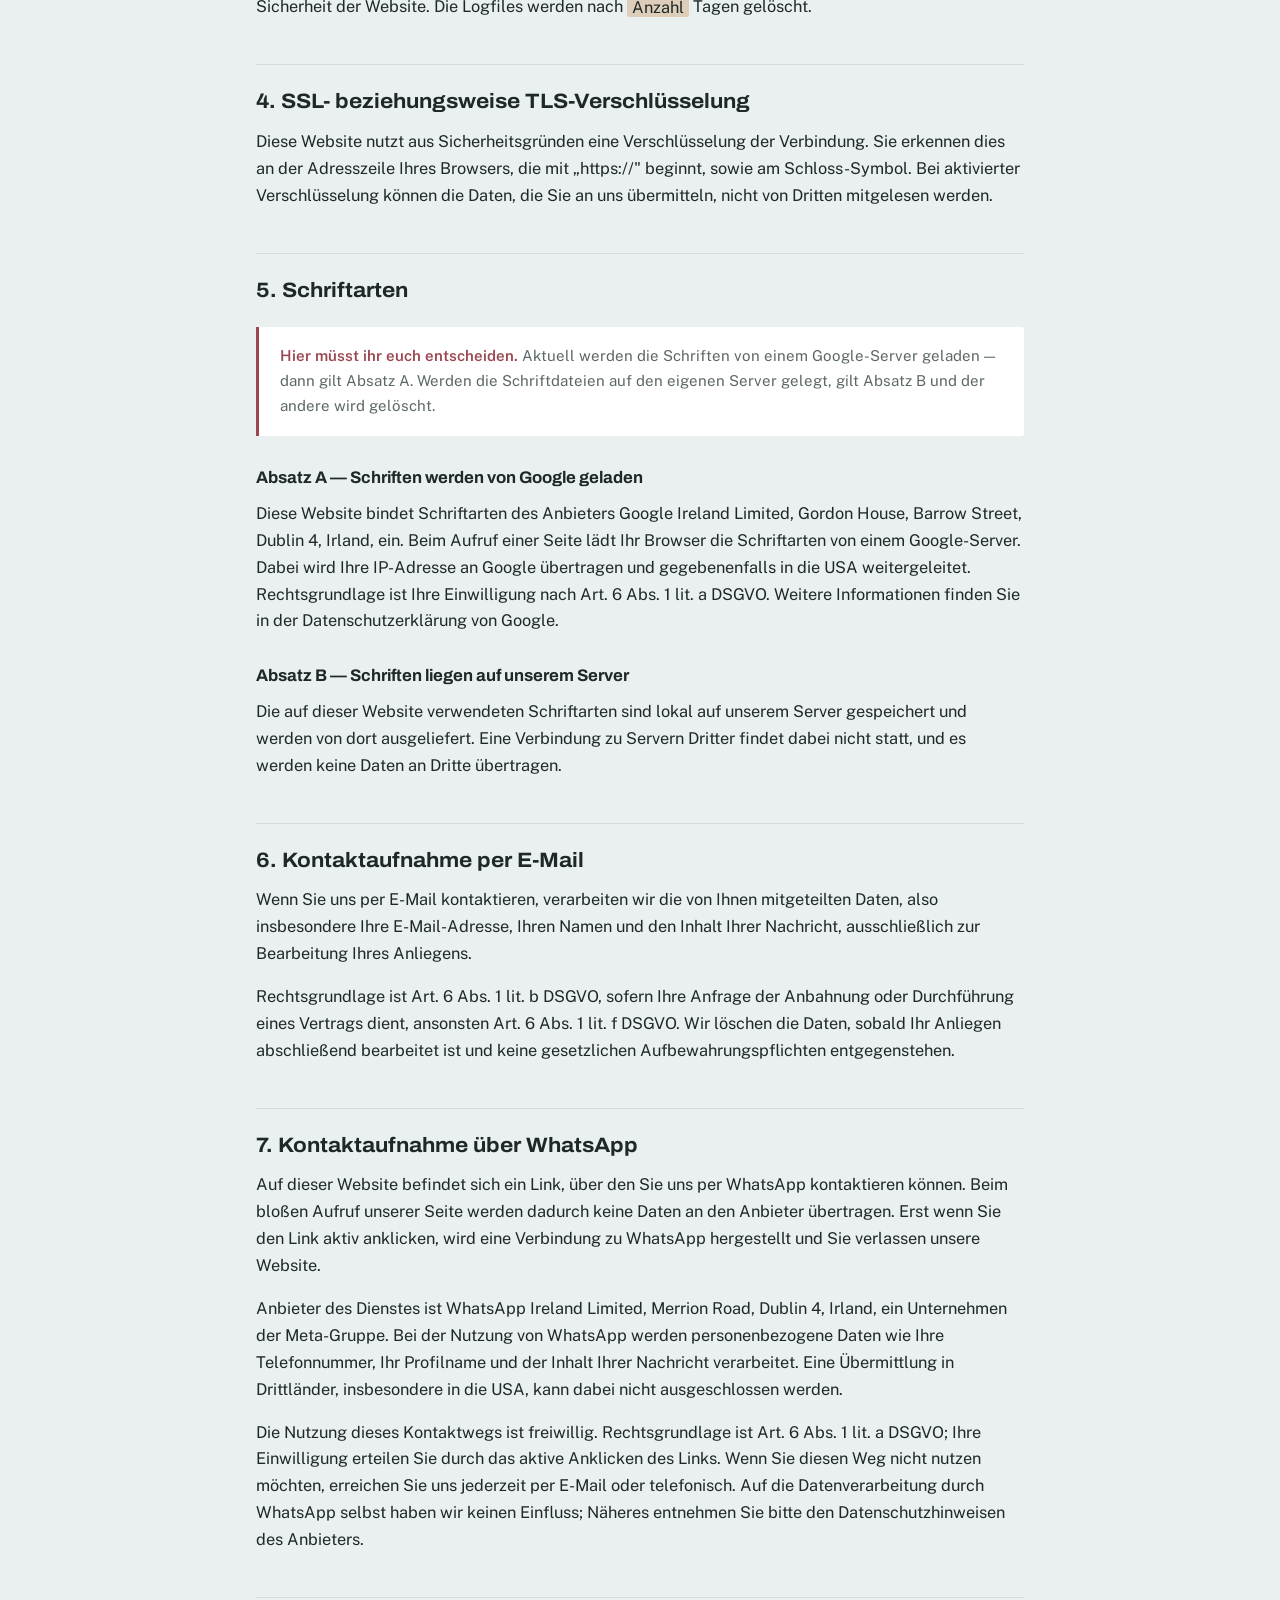
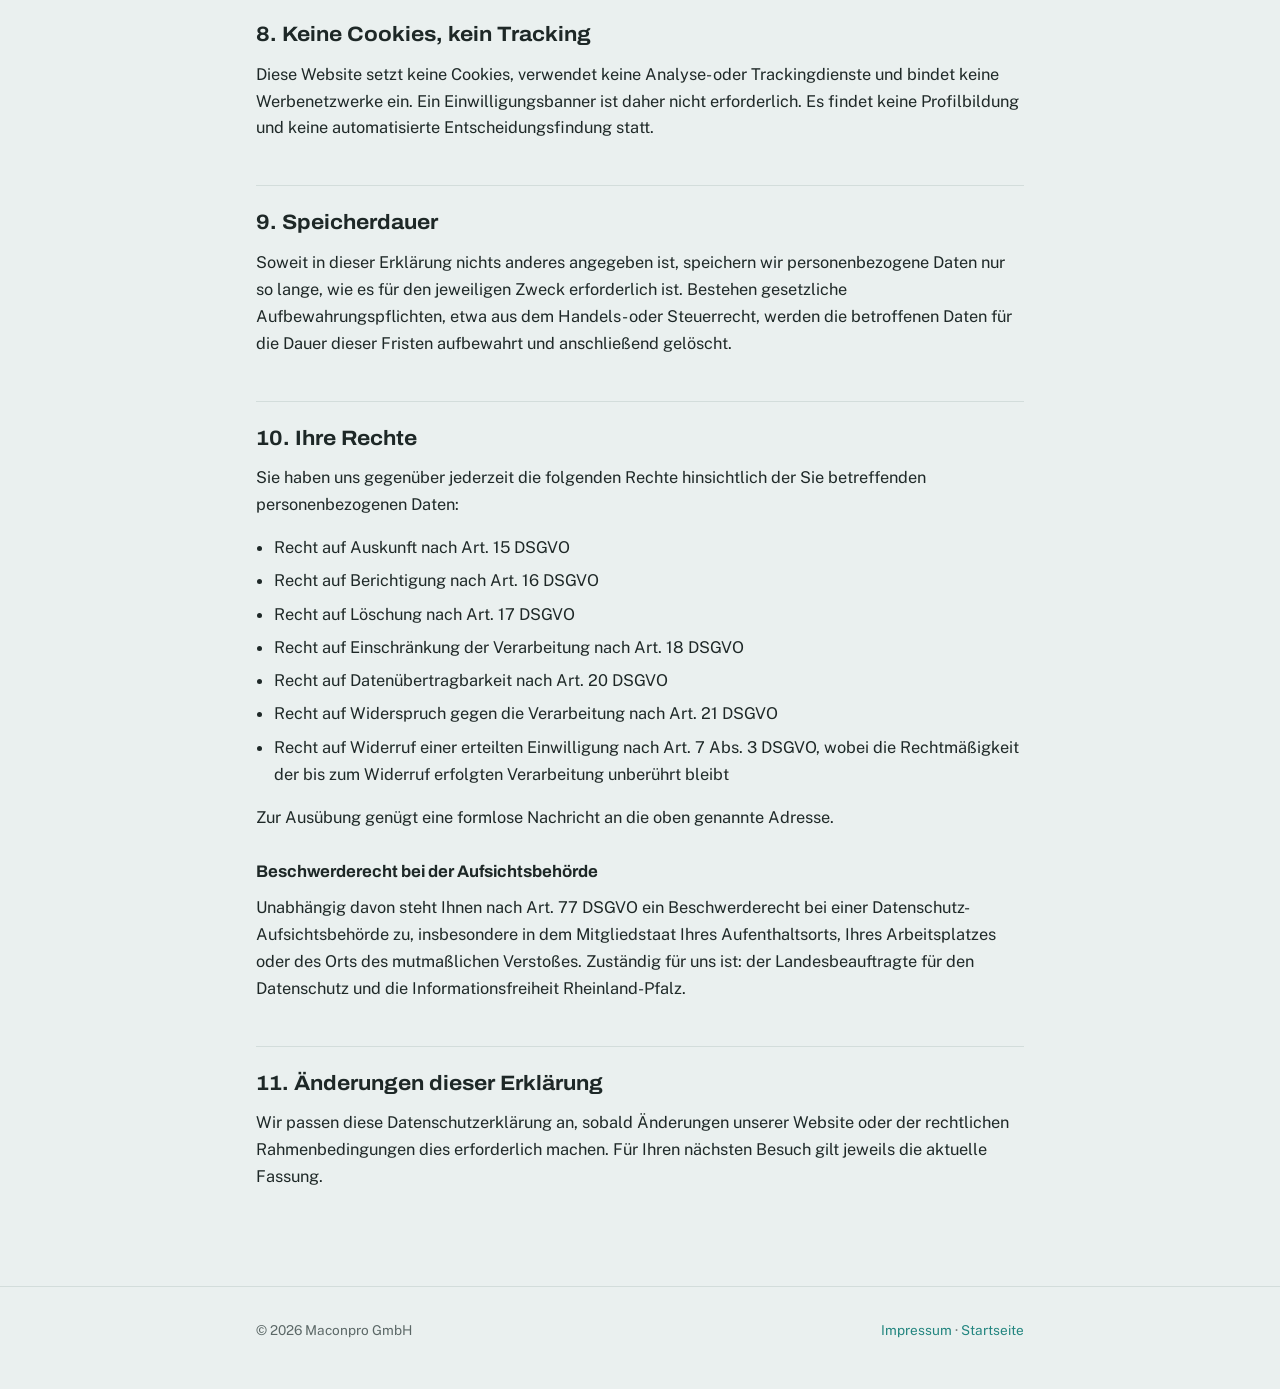
<file: datenschutz.html>
<!DOCTYPE html>
<html lang="de">
<head>
<meta charset="utf-8">
<meta name="viewport" content="width=device-width, initial-scale=1">
<title>Datenschutzerklärung — Maconpro GmbH</title>
<meta name="robots" content="noindex">
<link rel="preconnect" href="https://fonts.googleapis.com">
<link rel="preconnect" href="https://fonts.gstatic.com" crossorigin>
<link href="https://fonts.googleapis.com/css2?family=Archivo:wdth,wght@62.5..125,400..800&family=IBM+Plex+Mono:wght@400;500&family=Public+Sans:wght@400;500;600&display=swap" rel="stylesheet">
<style>
:root{
  color-scheme:light;
  --paper:#EAF0EF;
  --card:#FFFFFF;
  --ink:#1E2827;
  --petrol-bright:#22857F;
  --brass:#B9752E;
  --analyse-bright:#9C4750;
  --muted:#5C6867;
  --line:#D3DDDB;
  --display:'Archivo',system-ui,sans-serif;
  --body:'Public Sans',system-ui,sans-serif;
  --mono:'IBM Plex Mono',ui-monospace,monospace;
  --pad:clamp(1.25rem,5vw,5rem);
}
*,*::before,*::after{box-sizing:border-box}
body{margin:0;background:var(--paper);color:var(--ink);font-family:var(--body);
  font-size:1.02rem;line-height:1.65;-webkit-font-smoothing:antialiased}
.wrap{max-width:56rem;margin:0 auto;padding-inline:var(--pad)}
a{color:var(--petrol-bright)}
:focus-visible{outline:2px solid var(--brass);outline-offset:3px}

.topbar{border-bottom:1px solid var(--line)}
.topbar .wrap{display:flex;align-items:center;justify-content:space-between;height:64px;gap:1rem}
.mark{font-family:var(--mono);font-size:.82rem;letter-spacing:.22em;text-transform:uppercase;
  text-decoration:none;color:var(--ink);font-weight:500}
.mark span{color:var(--brass)}
.back{font-size:.88rem;text-decoration:none;color:var(--muted)}
.back:hover{color:var(--ink)}

main{padding-block:clamp(2.5rem,7vw,4.5rem) clamp(3rem,8vw,5rem)}
.eyebrow{font-family:var(--mono);font-size:.72rem;letter-spacing:.2em;text-transform:uppercase;
  color:var(--muted);margin:0 0 1rem}
h1{font-family:var(--display);font-variation-settings:'wdth' 112;font-weight:800;
  font-size:clamp(2rem,1.4rem + 2.4vw,3rem);line-height:1.05;margin:0 0 .75rem;letter-spacing:-.015em}
.stand{font-family:var(--mono);font-size:.75rem;color:var(--muted);margin:0 0 3rem}
h2{font-family:var(--display);font-variation-settings:'wdth' 108;font-weight:700;
  font-size:1.3rem;line-height:1.2;margin:2.75rem 0 .85rem;padding-top:1.5rem;border-top:1px solid var(--line)}
h3{font-family:var(--display);font-weight:700;font-size:1.05rem;margin:1.75rem 0 .5rem}
p{margin:0 0 1rem}
ul{margin:0 0 1rem;padding-left:1.15rem}
li{margin-bottom:.4rem}
address{font-style:normal}

.hinweis{background:var(--card);border-left:3px solid var(--analyse-bright);
  padding:1.1rem 1.3rem;margin:1.5rem 0;border-radius:0 3px 3px 0}
.hinweis p{margin:0;font-size:.94rem;color:var(--muted)}
.hinweis strong{color:var(--analyse-bright);font-weight:600}
mark{background:color-mix(in srgb,var(--brass) 28%,transparent);color:var(--ink);
  padding:.05em .3em;border-radius:2px}

footer{border-top:1px solid var(--line);padding-block:2rem;font-size:.85rem;color:var(--muted)}
footer .wrap{display:flex;flex-wrap:wrap;gap:1rem 2rem;justify-content:space-between}
footer a{text-decoration:none}
</style>
</head>
<body>

<header class="topbar">
  <div class="wrap">
    <a class="mark" href="index.html">Maconpro<span>.</span></a>
    <a class="back" href="index.html">&larr; Zur Startseite</a>
  </div>
</header>

<main>
  <div class="wrap">
    <p class="eyebrow">Rechtliches</p>
    <h1>Datenschutzerklärung</h1>
    <p class="stand">Stand: <mark>TT.MM.JJJJ</mark></p>

    <div class="hinweis">
      <p><strong>Vor dem Livegang prüfen.</strong> Alle gelb markierten Stellen müssen durch eure echten Angaben ersetzt werden. Dieser Text beschreibt die Website, wie sie technisch gebaut ist — er ersetzt keine anwaltliche Prüfung.</p>
    </div>

    <h2>1. Verantwortlicher</h2>
    <p>Verantwortlich für die Datenverarbeitung auf dieser Website im Sinne der Datenschutz-Grundverordnung (DSGVO) ist:</p>
    <address>
      Maconpro GmbH<br>
      Schornsheimer Weg 57<br>
      55270 Sörgenloch<br>
      Deutschland<br><br>
      Vertreten durch: <mark>Vorname Nachname</mark>, Geschäftsführer<br>
      E-Mail: <mark>kontakt@maconpro.de</mark><br>
      Telefon: <mark>+49 …</mark>
    </address>
    <p>Ein Datenschutzbeauftragter ist nicht bestellt, da die gesetzlichen Voraussetzungen hierfür nicht vorliegen.</p>

    <h2>2. Allgemeines zur Datenverarbeitung</h2>
    <p>Wir verarbeiten personenbezogene Daten nur, soweit dies zur Bereitstellung einer funktionsfähigen Website sowie unserer Inhalte und Leistungen erforderlich ist oder Sie uns aktiv kontaktieren.</p>
    <p>Rechtsgrundlagen sind je nach Fall Art. 6 Abs. 1 lit. b DSGVO (Vertrag oder vorvertragliche Maßnahmen), Art. 6 Abs. 1 lit. f DSGVO (berechtigtes Interesse am sicheren und störungsfreien Betrieb der Website) sowie Art. 6 Abs. 1 lit. a DSGVO, soweit Sie eingewilligt haben.</p>

    <h2>3. Hosting und Server-Logfiles</h2>
    <p>Diese Website wird bei <mark>Name und Anschrift des Hosting-Anbieters</mark> gehostet. Serverstandort ist <mark>Land angeben</mark>. Mit dem Anbieter besteht ein Vertrag über Auftragsverarbeitung nach Art. 28 DSGVO.</p>
    <p>Beim Aufruf der Website erhebt der Server automatisch Informationen, die Ihr Browser übermittelt und die in sogenannten Logfiles gespeichert werden:</p>
    <ul>
      <li>aufgerufene Seite und Datum sowie Uhrzeit des Zugriffs</li>
      <li>übertragene Datenmenge und Meldung über den erfolgreichen Abruf</li>
      <li>Browsertyp und Browserversion, verwendetes Betriebssystem</li>
      <li>Referrer-URL, also die zuvor besuchte Seite</li>
      <li>IP-Adresse in gekürzter oder anonymisierter Form, soweit technisch möglich</li>
    </ul>
    <p>Diese Daten werden nicht mit anderen Datenquellen zusammengeführt. Rechtsgrundlage ist Art. 6 Abs. 1 lit. f DSGVO; unser berechtigtes Interesse liegt im technisch fehlerfreien Betrieb und in der Sicherheit der Website. Die Logfiles werden nach <mark>Anzahl</mark> Tagen gelöscht.</p>

    <h2>4. SSL- beziehungsweise TLS-Verschlüsselung</h2>
    <p>Diese Website nutzt aus Sicherheitsgründen eine Verschlüsselung der Verbindung. Sie erkennen dies an der Adresszeile Ihres Browsers, die mit „https://" beginnt, sowie am Schloss-Symbol. Bei aktivierter Verschlüsselung können die Daten, die Sie an uns übermitteln, nicht von Dritten mitgelesen werden.</p>

    <h2>5. Schriftarten</h2>
    <div class="hinweis">
      <p><strong>Hier müsst ihr euch entscheiden.</strong> Aktuell werden die Schriften von einem Google-Server geladen — dann gilt Absatz A. Werden die Schriftdateien auf den eigenen Server gelegt, gilt Absatz B und der andere wird gelöscht.</p>
    </div>
    <h3>Absatz A — Schriften werden von Google geladen</h3>
    <p>Diese Website bindet Schriftarten des Anbieters Google Ireland Limited, Gordon House, Barrow Street, Dublin 4, Irland, ein. Beim Aufruf einer Seite lädt Ihr Browser die Schriftarten von einem Google-Server. Dabei wird Ihre IP-Adresse an Google übertragen und gegebenenfalls in die USA weitergeleitet. Rechtsgrundlage ist Ihre Einwilligung nach Art. 6 Abs. 1 lit. a DSGVO. Weitere Informationen finden Sie in der Datenschutzerklärung von Google.</p>
    <h3>Absatz B — Schriften liegen auf unserem Server</h3>
    <p>Die auf dieser Website verwendeten Schriftarten sind lokal auf unserem Server gespeichert und werden von dort ausgeliefert. Eine Verbindung zu Servern Dritter findet dabei nicht statt, und es werden keine Daten an Dritte übertragen.</p>

    <h2>6. Kontaktaufnahme per E-Mail</h2>
    <p>Wenn Sie uns per E-Mail kontaktieren, verarbeiten wir die von Ihnen mitgeteilten Daten, also insbesondere Ihre E-Mail-Adresse, Ihren Namen und den Inhalt Ihrer Nachricht, ausschließlich zur Bearbeitung Ihres Anliegens.</p>
    <p>Rechtsgrundlage ist Art. 6 Abs. 1 lit. b DSGVO, sofern Ihre Anfrage der Anbahnung oder Durchführung eines Vertrags dient, ansonsten Art. 6 Abs. 1 lit. f DSGVO. Wir löschen die Daten, sobald Ihr Anliegen abschließend bearbeitet ist und keine gesetzlichen Aufbewahrungspflichten entgegenstehen.</p>

    <h2>7. Kontaktaufnahme über WhatsApp</h2>
    <p>Auf dieser Website befindet sich ein Link, über den Sie uns per WhatsApp kontaktieren können. Beim bloßen Aufruf unserer Seite werden dadurch keine Daten an den Anbieter übertragen. Erst wenn Sie den Link aktiv anklicken, wird eine Verbindung zu WhatsApp hergestellt und Sie verlassen unsere Website.</p>
    <p>Anbieter des Dienstes ist WhatsApp Ireland Limited, Merrion Road, Dublin 4, Irland, ein Unternehmen der Meta-Gruppe. Bei der Nutzung von WhatsApp werden personenbezogene Daten wie Ihre Telefonnummer, Ihr Profilname und der Inhalt Ihrer Nachricht verarbeitet. Eine Übermittlung in Drittländer, insbesondere in die USA, kann dabei nicht ausgeschlossen werden.</p>
    <p>Die Nutzung dieses Kontaktwegs ist freiwillig. Rechtsgrundlage ist Art. 6 Abs. 1 lit. a DSGVO; Ihre Einwilligung erteilen Sie durch das aktive Anklicken des Links. Wenn Sie diesen Weg nicht nutzen möchten, erreichen Sie uns jederzeit per E-Mail oder telefonisch. Auf die Datenverarbeitung durch WhatsApp selbst haben wir keinen Einfluss; Näheres entnehmen Sie bitte den Datenschutzhinweisen des Anbieters.</p>

    <h2>8. Keine Cookies, kein Tracking</h2>
    <p>Diese Website setzt keine Cookies, verwendet keine Analyse- oder Trackingdienste und bindet keine Werbenetzwerke ein. Ein Einwilligungsbanner ist daher nicht erforderlich. Es findet keine Profilbildung und keine automatisierte Entscheidungsfindung statt.</p>

    <h2>9. Speicherdauer</h2>
    <p>Soweit in dieser Erklärung nichts anderes angegeben ist, speichern wir personenbezogene Daten nur so lange, wie es für den jeweiligen Zweck erforderlich ist. Bestehen gesetzliche Aufbewahrungspflichten, etwa aus dem Handels- oder Steuerrecht, werden die betroffenen Daten für die Dauer dieser Fristen aufbewahrt und anschließend gelöscht.</p>

    <h2>10. Ihre Rechte</h2>
    <p>Sie haben uns gegenüber jederzeit die folgenden Rechte hinsichtlich der Sie betreffenden personenbezogenen Daten:</p>
    <ul>
      <li>Recht auf Auskunft nach Art. 15 DSGVO</li>
      <li>Recht auf Berichtigung nach Art. 16 DSGVO</li>
      <li>Recht auf Löschung nach Art. 17 DSGVO</li>
      <li>Recht auf Einschränkung der Verarbeitung nach Art. 18 DSGVO</li>
      <li>Recht auf Datenübertragbarkeit nach Art. 20 DSGVO</li>
      <li>Recht auf Widerspruch gegen die Verarbeitung nach Art. 21 DSGVO</li>
      <li>Recht auf Widerruf einer erteilten Einwilligung nach Art. 7 Abs. 3 DSGVO, wobei die Rechtmäßigkeit der bis zum Widerruf erfolgten Verarbeitung unberührt bleibt</li>
    </ul>
    <p>Zur Ausübung genügt eine formlose Nachricht an die oben genannte Adresse.</p>

    <h3>Beschwerderecht bei der Aufsichtsbehörde</h3>
    <p>Unabhängig davon steht Ihnen nach Art. 77 DSGVO ein Beschwerderecht bei einer Datenschutz-Aufsichtsbehörde zu, insbesondere in dem Mitgliedstaat Ihres Aufenthaltsorts, Ihres Arbeitsplatzes oder des Orts des mutmaßlichen Verstoßes. Zuständig für uns ist: der Landesbeauftragte für den Datenschutz und die Informationsfreiheit Rheinland-Pfalz.</p>

    <h2>11. Änderungen dieser Erklärung</h2>
    <p>Wir passen diese Datenschutzerklärung an, sobald Änderungen unserer Website oder der rechtlichen Rahmenbedingungen dies erforderlich machen. Für Ihren nächsten Besuch gilt jeweils die aktuelle Fassung.</p>
  </div>
</main>

<footer>
  <div class="wrap">
    <p>© <span id="jahr">2026</span> Maconpro GmbH</p>
    <p><a href="impressum.html">Impressum</a> · <a href="index.html">Startseite</a></p>
  </div>
</footer>

<script>document.getElementById('jahr').textContent = new Date().getFullYear();</script>
</body>
</html>
</file>
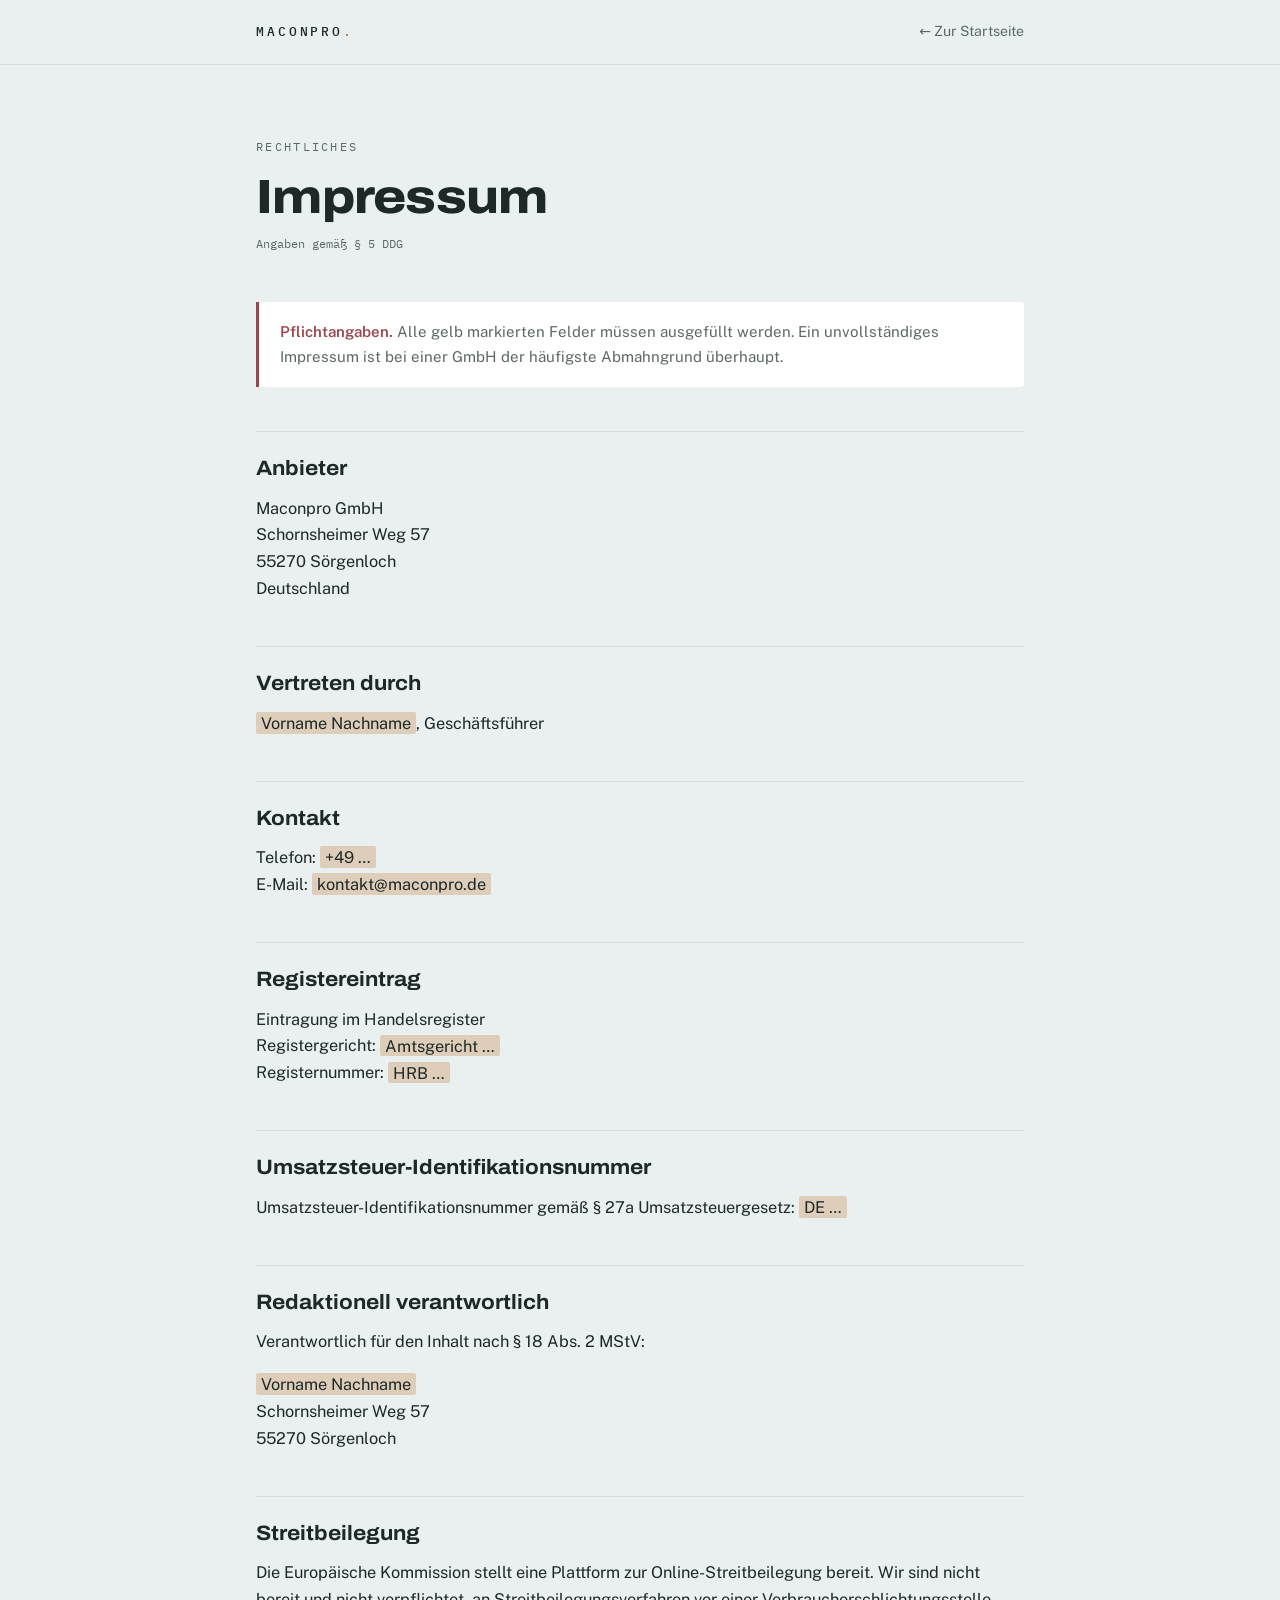
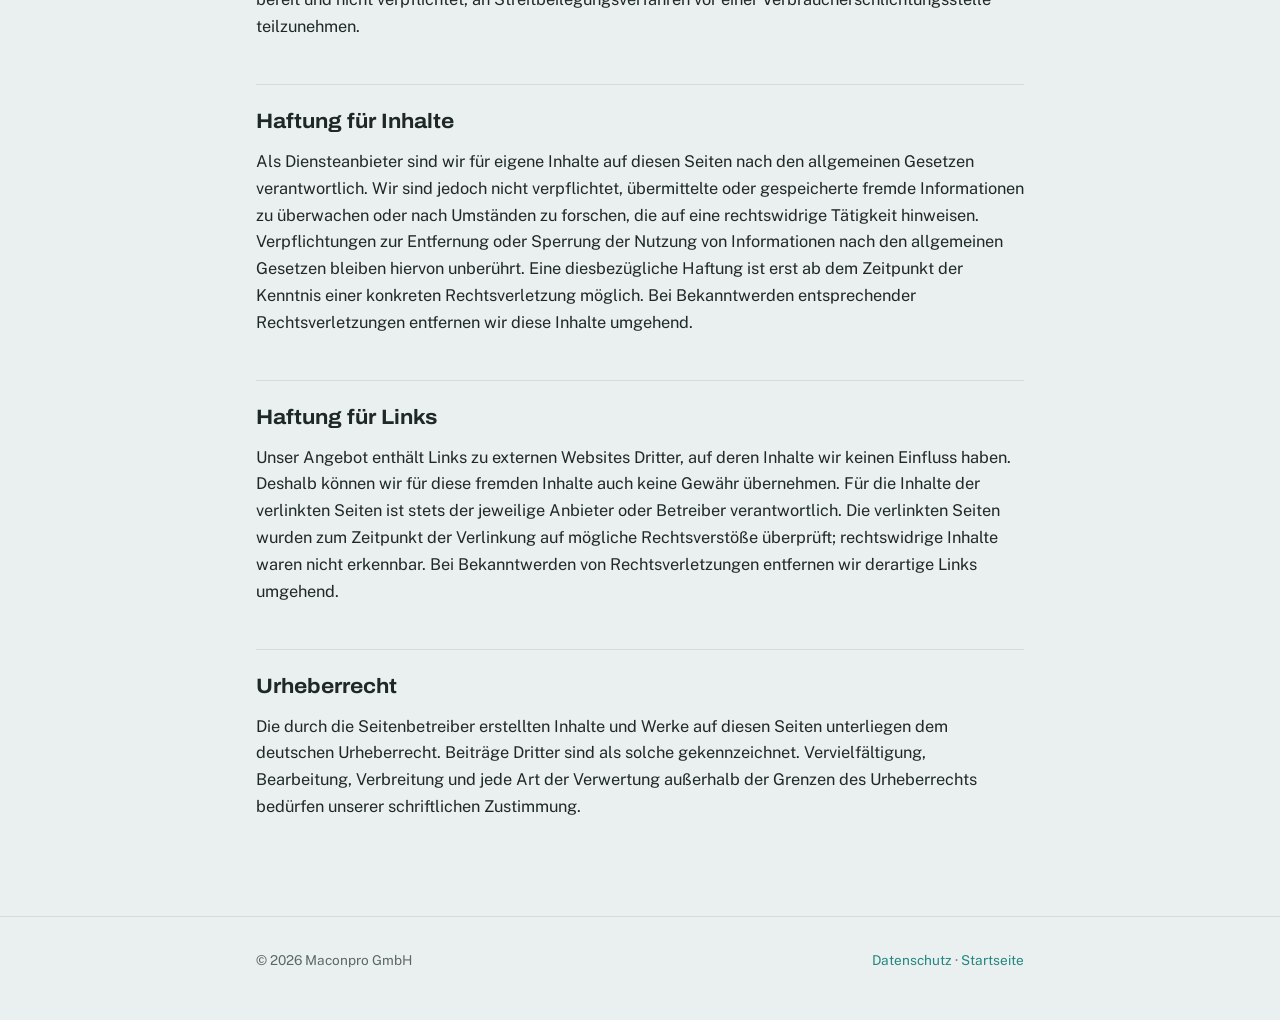
<file: impressum.html>
<!DOCTYPE html>
<html lang="de">
<head>
<meta charset="utf-8">
<meta name="viewport" content="width=device-width, initial-scale=1">
<title>Impressum — Maconpro GmbH</title>
<meta name="robots" content="noindex">
<link rel="preconnect" href="https://fonts.googleapis.com">
<link rel="preconnect" href="https://fonts.gstatic.com" crossorigin>
<link href="https://fonts.googleapis.com/css2?family=Archivo:wdth,wght@62.5..125,400..800&family=IBM+Plex+Mono:wght@400;500&family=Public+Sans:wght@400;500;600&display=swap" rel="stylesheet">
<style>
:root{
  color-scheme:light;
  --paper:#EAF0EF;
  --card:#FFFFFF;
  --ink:#1E2827;
  --petrol-bright:#22857F;
  --brass:#B9752E;
  --analyse-bright:#9C4750;
  --muted:#5C6867;
  --line:#D3DDDB;
  --display:'Archivo',system-ui,sans-serif;
  --body:'Public Sans',system-ui,sans-serif;
  --mono:'IBM Plex Mono',ui-monospace,monospace;
  --pad:clamp(1.25rem,5vw,5rem);
}
*,*::before,*::after{box-sizing:border-box}
body{margin:0;background:var(--paper);color:var(--ink);font-family:var(--body);
  font-size:1.02rem;line-height:1.65;-webkit-font-smoothing:antialiased}
.wrap{max-width:56rem;margin:0 auto;padding-inline:var(--pad)}
a{color:var(--petrol-bright)}
:focus-visible{outline:2px solid var(--brass);outline-offset:3px}

.topbar{border-bottom:1px solid var(--line)}
.topbar .wrap{display:flex;align-items:center;justify-content:space-between;height:64px;gap:1rem}
.mark{font-family:var(--mono);font-size:.82rem;letter-spacing:.22em;text-transform:uppercase;
  text-decoration:none;color:var(--ink);font-weight:500}
.mark span{color:var(--brass)}
.back{font-size:.88rem;text-decoration:none;color:var(--muted)}
.back:hover{color:var(--ink)}

main{padding-block:clamp(2.5rem,7vw,4.5rem) clamp(3rem,8vw,5rem)}
.eyebrow{font-family:var(--mono);font-size:.72rem;letter-spacing:.2em;text-transform:uppercase;
  color:var(--muted);margin:0 0 1rem}
h1{font-family:var(--display);font-variation-settings:'wdth' 112;font-weight:800;
  font-size:clamp(2rem,1.4rem + 2.4vw,3rem);line-height:1.05;margin:0 0 .75rem;letter-spacing:-.015em}
.stand{font-family:var(--mono);font-size:.75rem;color:var(--muted);margin:0 0 3rem}
h2{font-family:var(--display);font-variation-settings:'wdth' 108;font-weight:700;
  font-size:1.3rem;line-height:1.2;margin:2.75rem 0 .85rem;padding-top:1.5rem;border-top:1px solid var(--line)}
h3{font-family:var(--display);font-weight:700;font-size:1.05rem;margin:1.75rem 0 .5rem}
p{margin:0 0 1rem}
ul{margin:0 0 1rem;padding-left:1.15rem}
li{margin-bottom:.4rem}
address{font-style:normal}

.hinweis{background:var(--card);border-left:3px solid var(--analyse-bright);
  padding:1.1rem 1.3rem;margin:1.5rem 0;border-radius:0 3px 3px 0}
.hinweis p{margin:0;font-size:.94rem;color:var(--muted)}
.hinweis strong{color:var(--analyse-bright);font-weight:600}
mark{background:color-mix(in srgb,var(--brass) 28%,transparent);color:var(--ink);
  padding:.05em .3em;border-radius:2px}

footer{border-top:1px solid var(--line);padding-block:2rem;font-size:.85rem;color:var(--muted)}
footer .wrap{display:flex;flex-wrap:wrap;gap:1rem 2rem;justify-content:space-between}
footer a{text-decoration:none}
</style>
</head>
<body>

<header class="topbar">
  <div class="wrap">
    <a class="mark" href="index.html">Maconpro<span>.</span></a>
    <a class="back" href="index.html">&larr; Zur Startseite</a>
  </div>
</header>

<main>
  <div class="wrap">
    <p class="eyebrow">Rechtliches</p>
    <h1>Impressum</h1>
    <p class="stand">Angaben gemäß § 5 DDG</p>

    <div class="hinweis">
      <p><strong>Pflichtangaben.</strong> Alle gelb markierten Felder müssen ausgefüllt werden. Ein unvollständiges Impressum ist bei einer GmbH der häufigste Abmahngrund überhaupt.</p>
    </div>

    <h2>Anbieter</h2>
    <address>
      Maconpro GmbH<br>
      Schornsheimer Weg 57<br>
      55270 Sörgenloch<br>
      Deutschland
    </address>

    <h2>Vertreten durch</h2>
    <p><mark>Vorname Nachname</mark>, Geschäftsführer</p>

    <h2>Kontakt</h2>
    <p>
      Telefon: <mark>+49 …</mark><br>
      E-Mail: <mark>kontakt@maconpro.de</mark>
    </p>

    <h2>Registereintrag</h2>
    <p>
      Eintragung im Handelsregister<br>
      Registergericht: <mark>Amtsgericht …</mark><br>
      Registernummer: <mark>HRB …</mark>
    </p>

    <h2>Umsatzsteuer-Identifikationsnummer</h2>
    <p>Umsatzsteuer-Identifikationsnummer gemäß § 27a Umsatzsteuergesetz: <mark>DE …</mark></p>

    <h2>Redaktionell verantwortlich</h2>
    <p>Verantwortlich für den Inhalt nach § 18 Abs. 2 MStV:</p>
    <address>
      <mark>Vorname Nachname</mark><br>
      Schornsheimer Weg 57<br>
      55270 Sörgenloch
    </address>

    <h2>Streitbeilegung</h2>
    <p>Die Europäische Kommission stellt eine Plattform zur Online-Streitbeilegung bereit. Wir sind nicht bereit und nicht verpflichtet, an Streitbeilegungsverfahren vor einer Verbraucherschlichtungsstelle teilzunehmen.</p>

    <h2>Haftung für Inhalte</h2>
    <p>Als Diensteanbieter sind wir für eigene Inhalte auf diesen Seiten nach den allgemeinen Gesetzen verantwortlich. Wir sind jedoch nicht verpflichtet, übermittelte oder gespeicherte fremde Informationen zu überwachen oder nach Umständen zu forschen, die auf eine rechtswidrige Tätigkeit hinweisen. Verpflichtungen zur Entfernung oder Sperrung der Nutzung von Informationen nach den allgemeinen Gesetzen bleiben hiervon unberührt. Eine diesbezügliche Haftung ist erst ab dem Zeitpunkt der Kenntnis einer konkreten Rechtsverletzung möglich. Bei Bekanntwerden entsprechender Rechtsverletzungen entfernen wir diese Inhalte umgehend.</p>

    <h2>Haftung für Links</h2>
    <p>Unser Angebot enthält Links zu externen Websites Dritter, auf deren Inhalte wir keinen Einfluss haben. Deshalb können wir für diese fremden Inhalte auch keine Gewähr übernehmen. Für die Inhalte der verlinkten Seiten ist stets der jeweilige Anbieter oder Betreiber verantwortlich. Die verlinkten Seiten wurden zum Zeitpunkt der Verlinkung auf mögliche Rechtsverstöße überprüft; rechtswidrige Inhalte waren nicht erkennbar. Bei Bekanntwerden von Rechtsverletzungen entfernen wir derartige Links umgehend.</p>

    <h2>Urheberrecht</h2>
    <p>Die durch die Seitenbetreiber erstellten Inhalte und Werke auf diesen Seiten unterliegen dem deutschen Urheberrecht. Beiträge Dritter sind als solche gekennzeichnet. Vervielfältigung, Bearbeitung, Verbreitung und jede Art der Verwertung außerhalb der Grenzen des Urheberrechts bedürfen unserer schriftlichen Zustimmung.</p>
  </div>
</main>

<footer>
  <div class="wrap">
    <p>© <span id="jahr">2026</span> Maconpro GmbH</p>
    <p><a href="datenschutz.html">Datenschutz</a> · <a href="index.html">Startseite</a></p>
  </div>
</footer>

<script>document.getElementById('jahr').textContent = new Date().getFullYear();</script>
</body>
</html>
</file>
